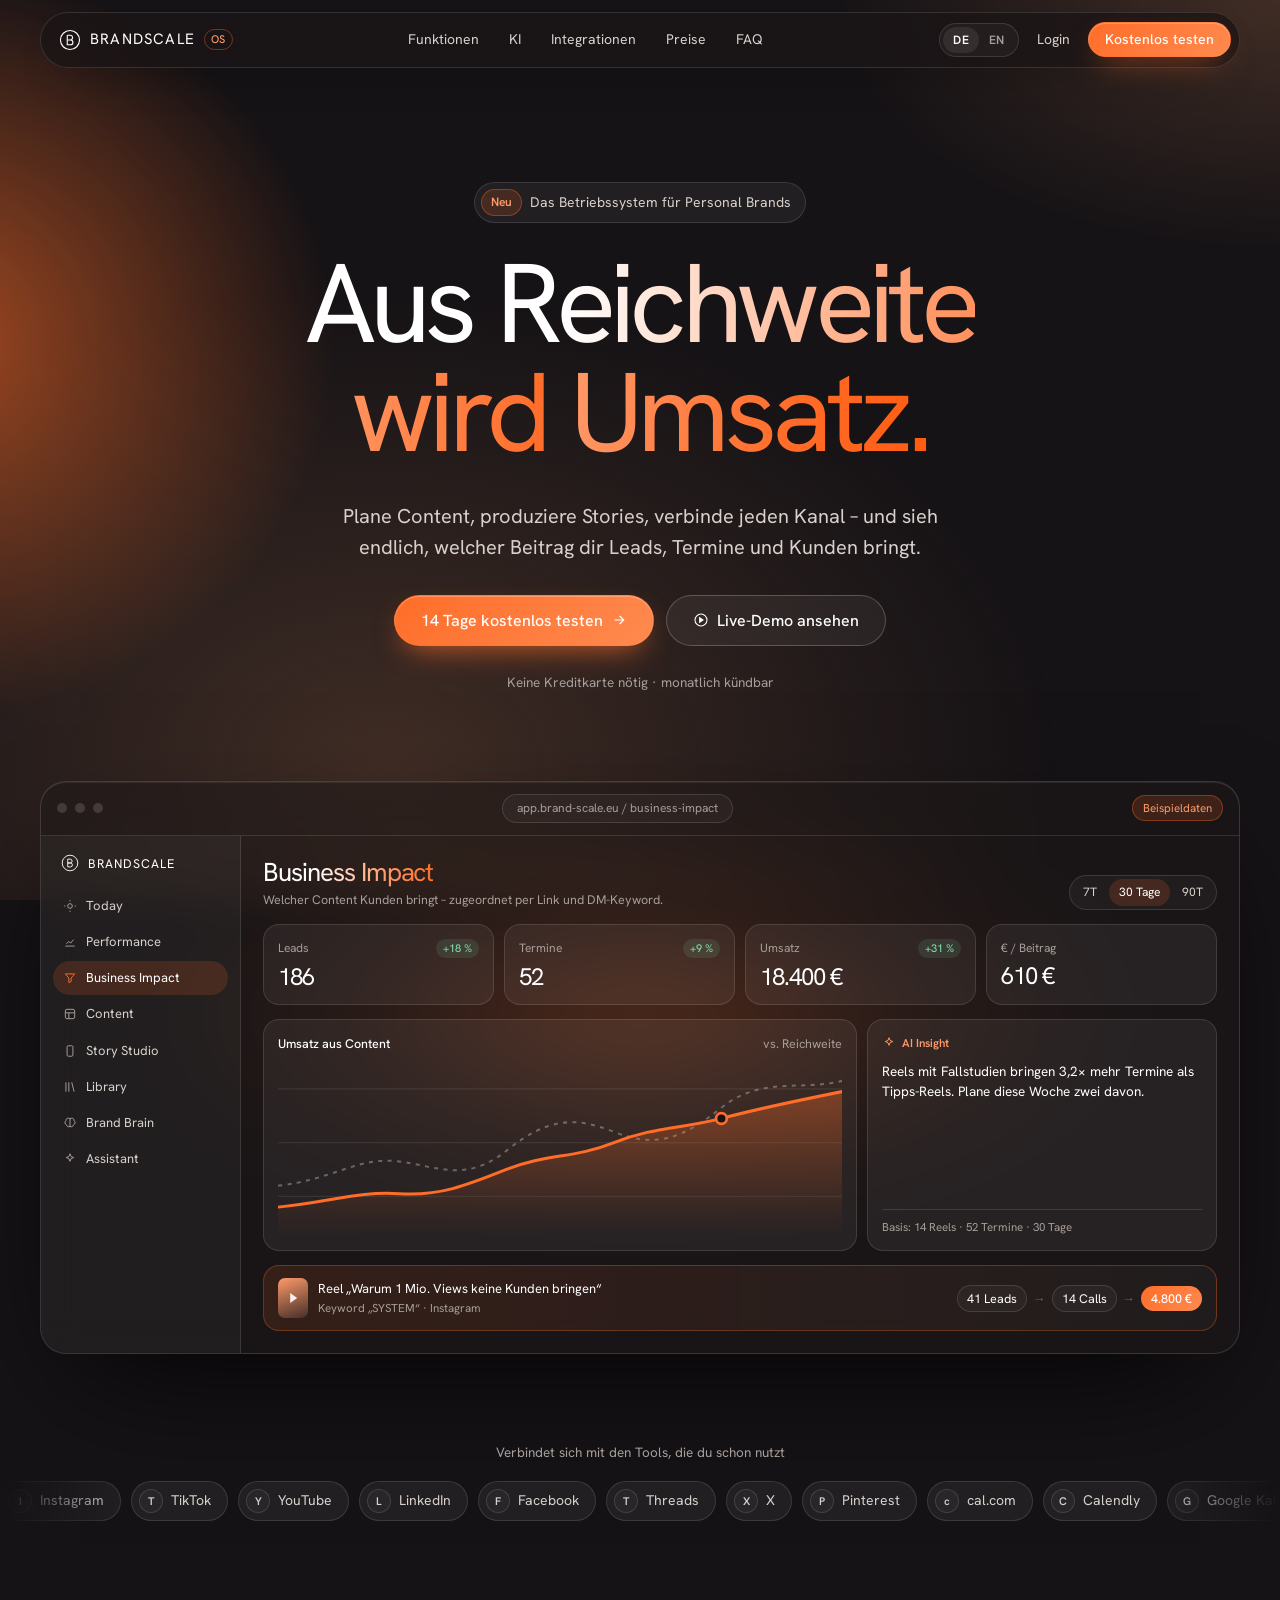
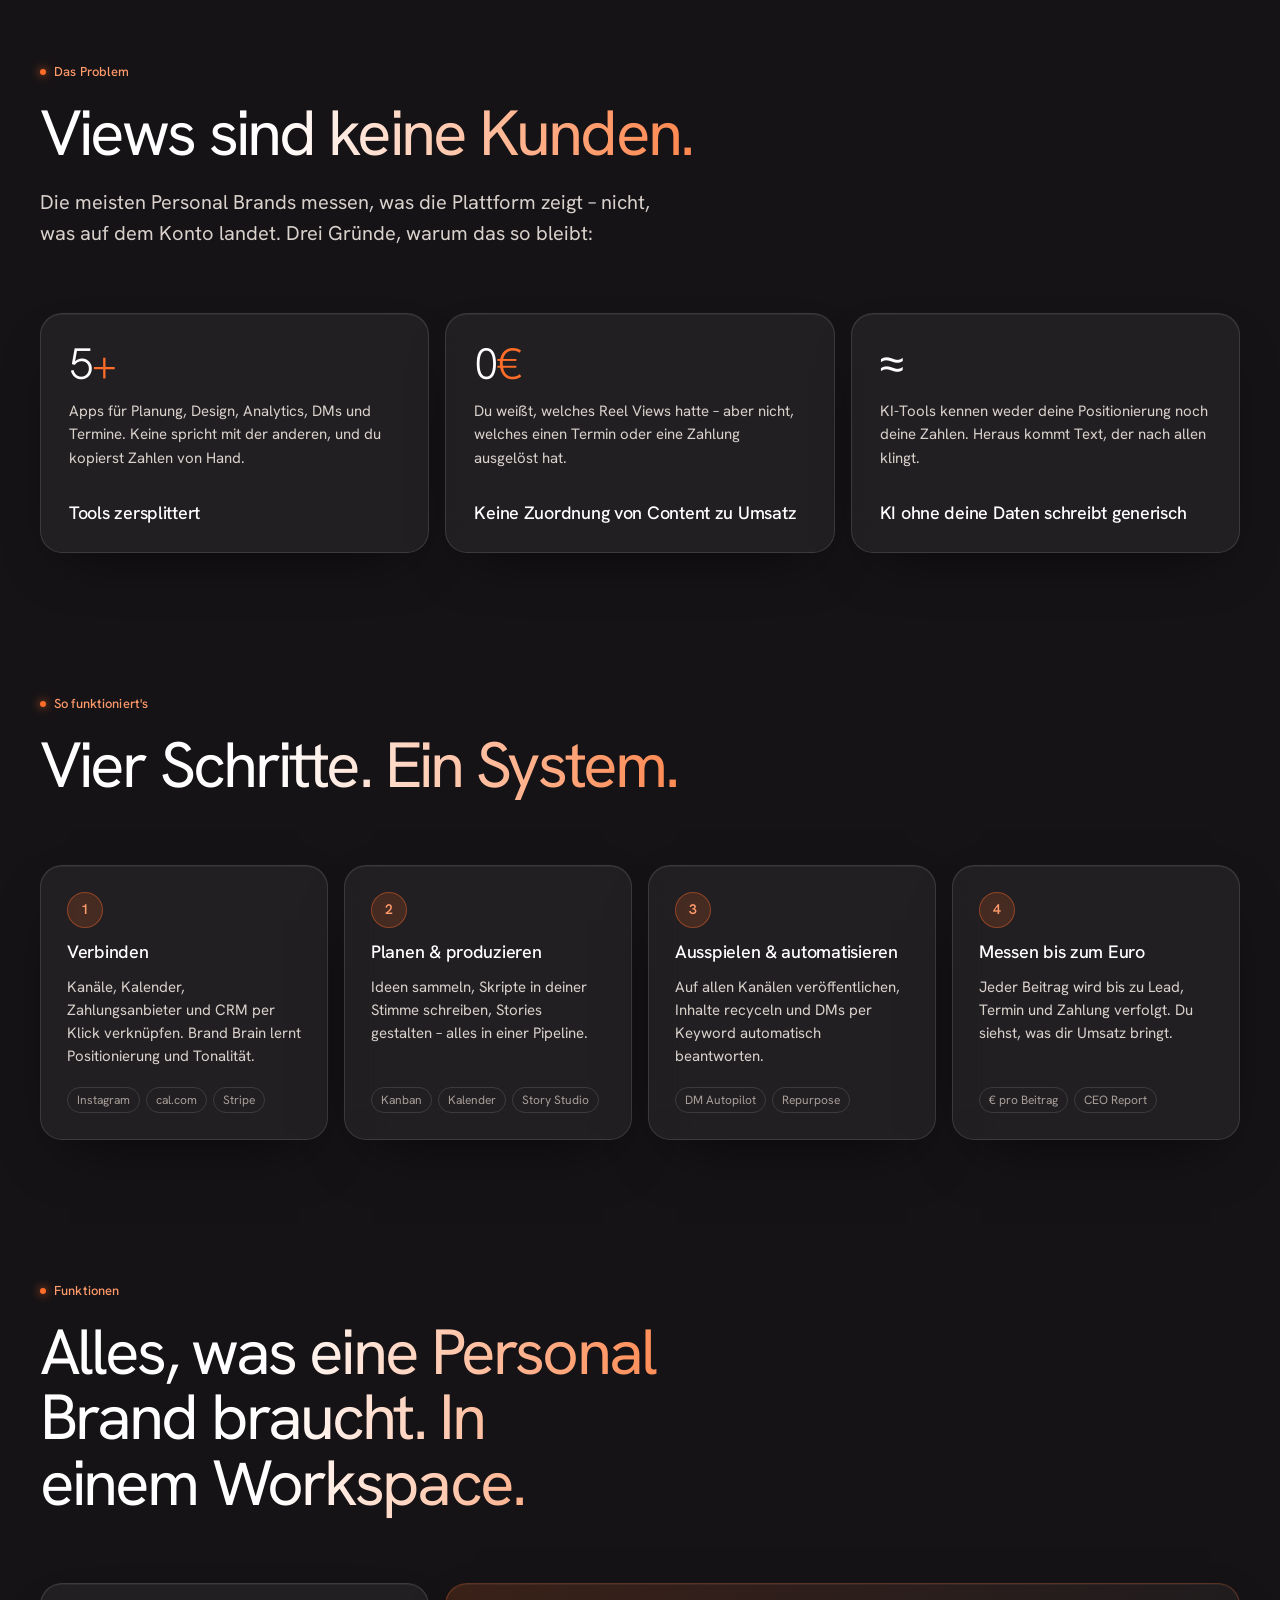
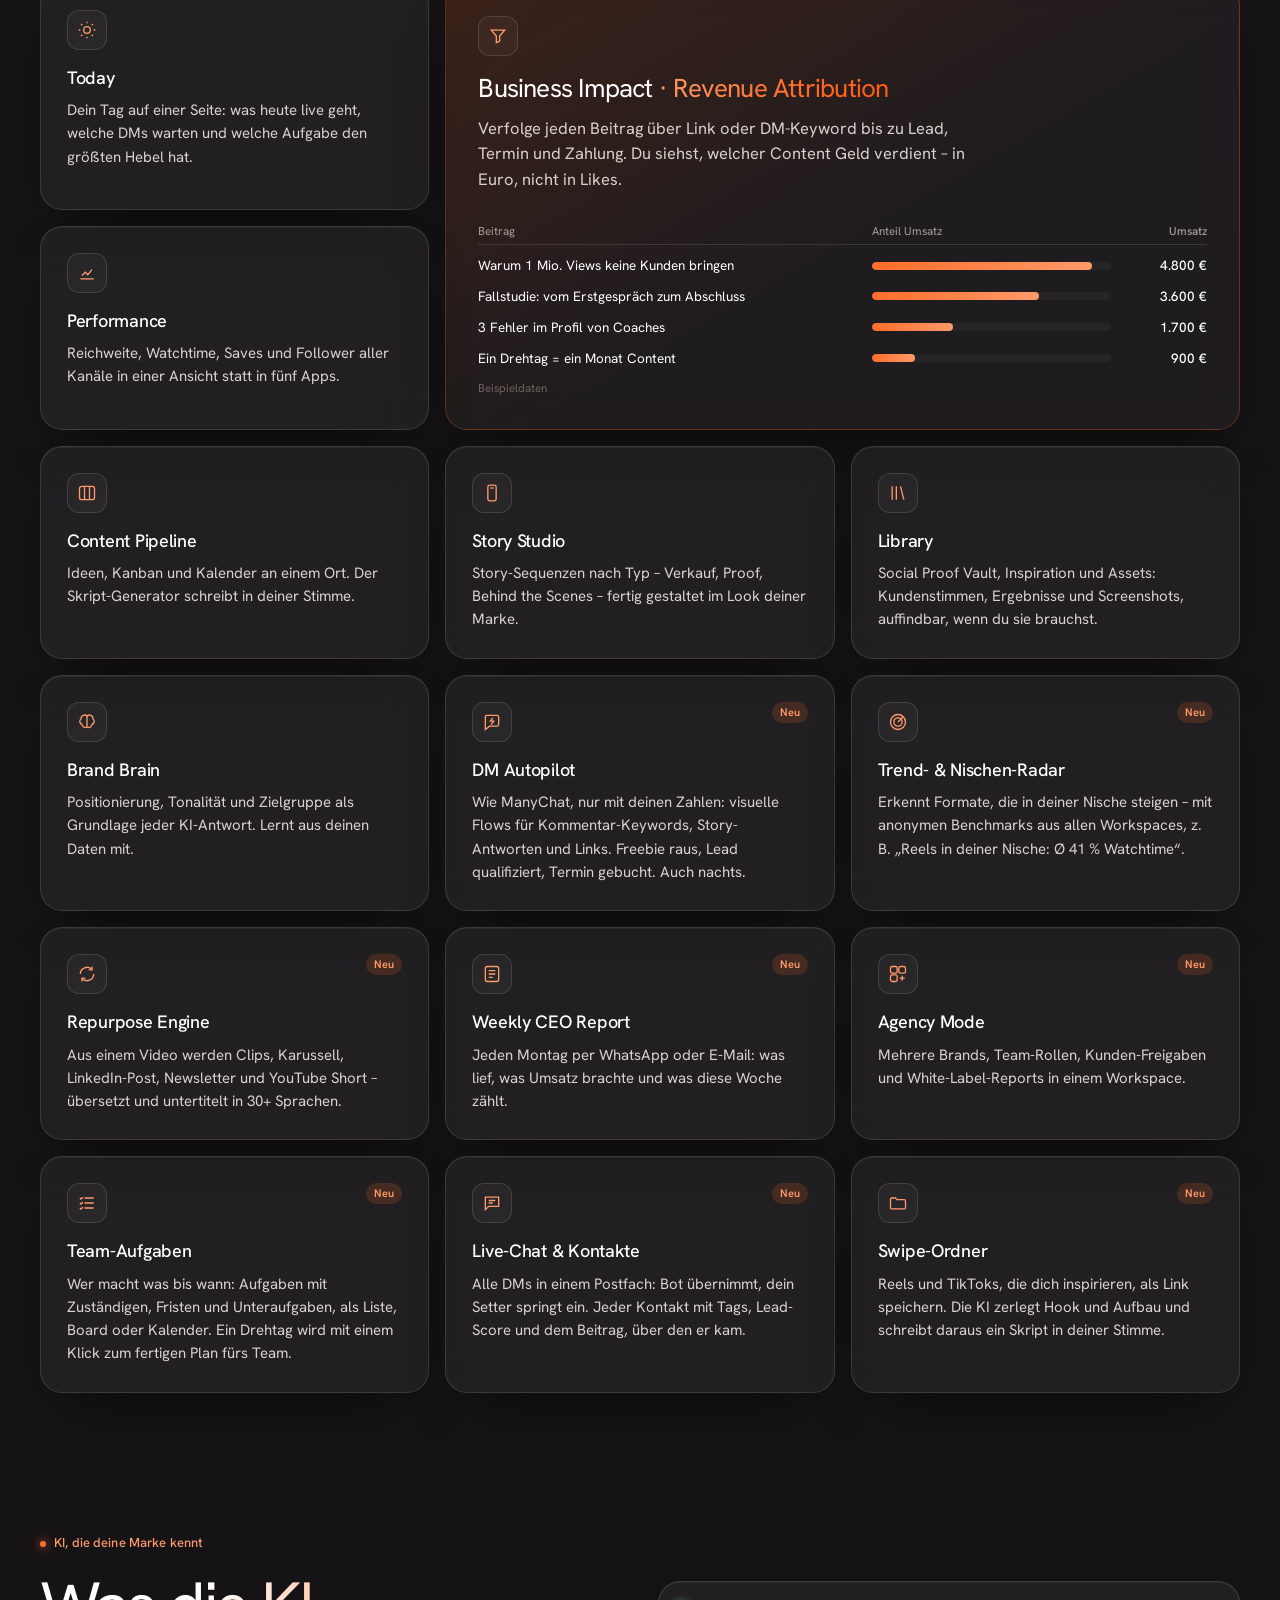
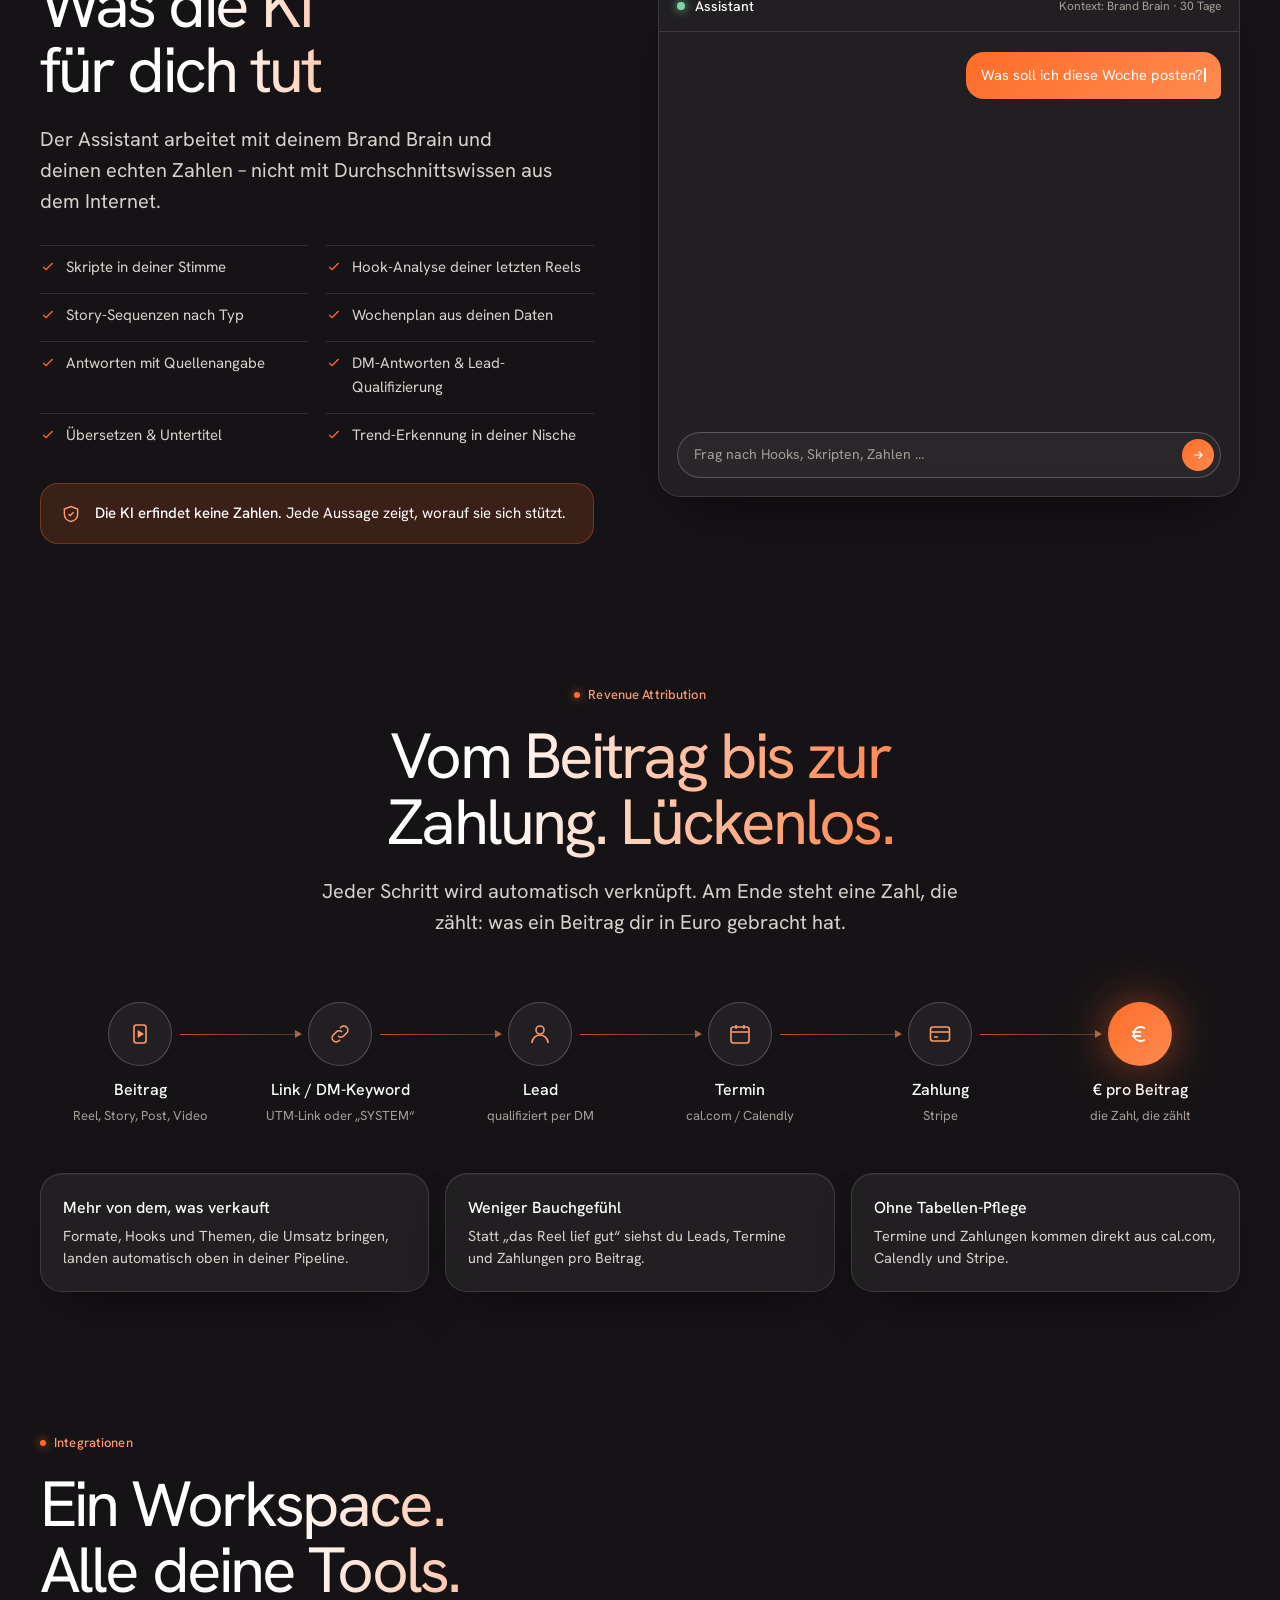
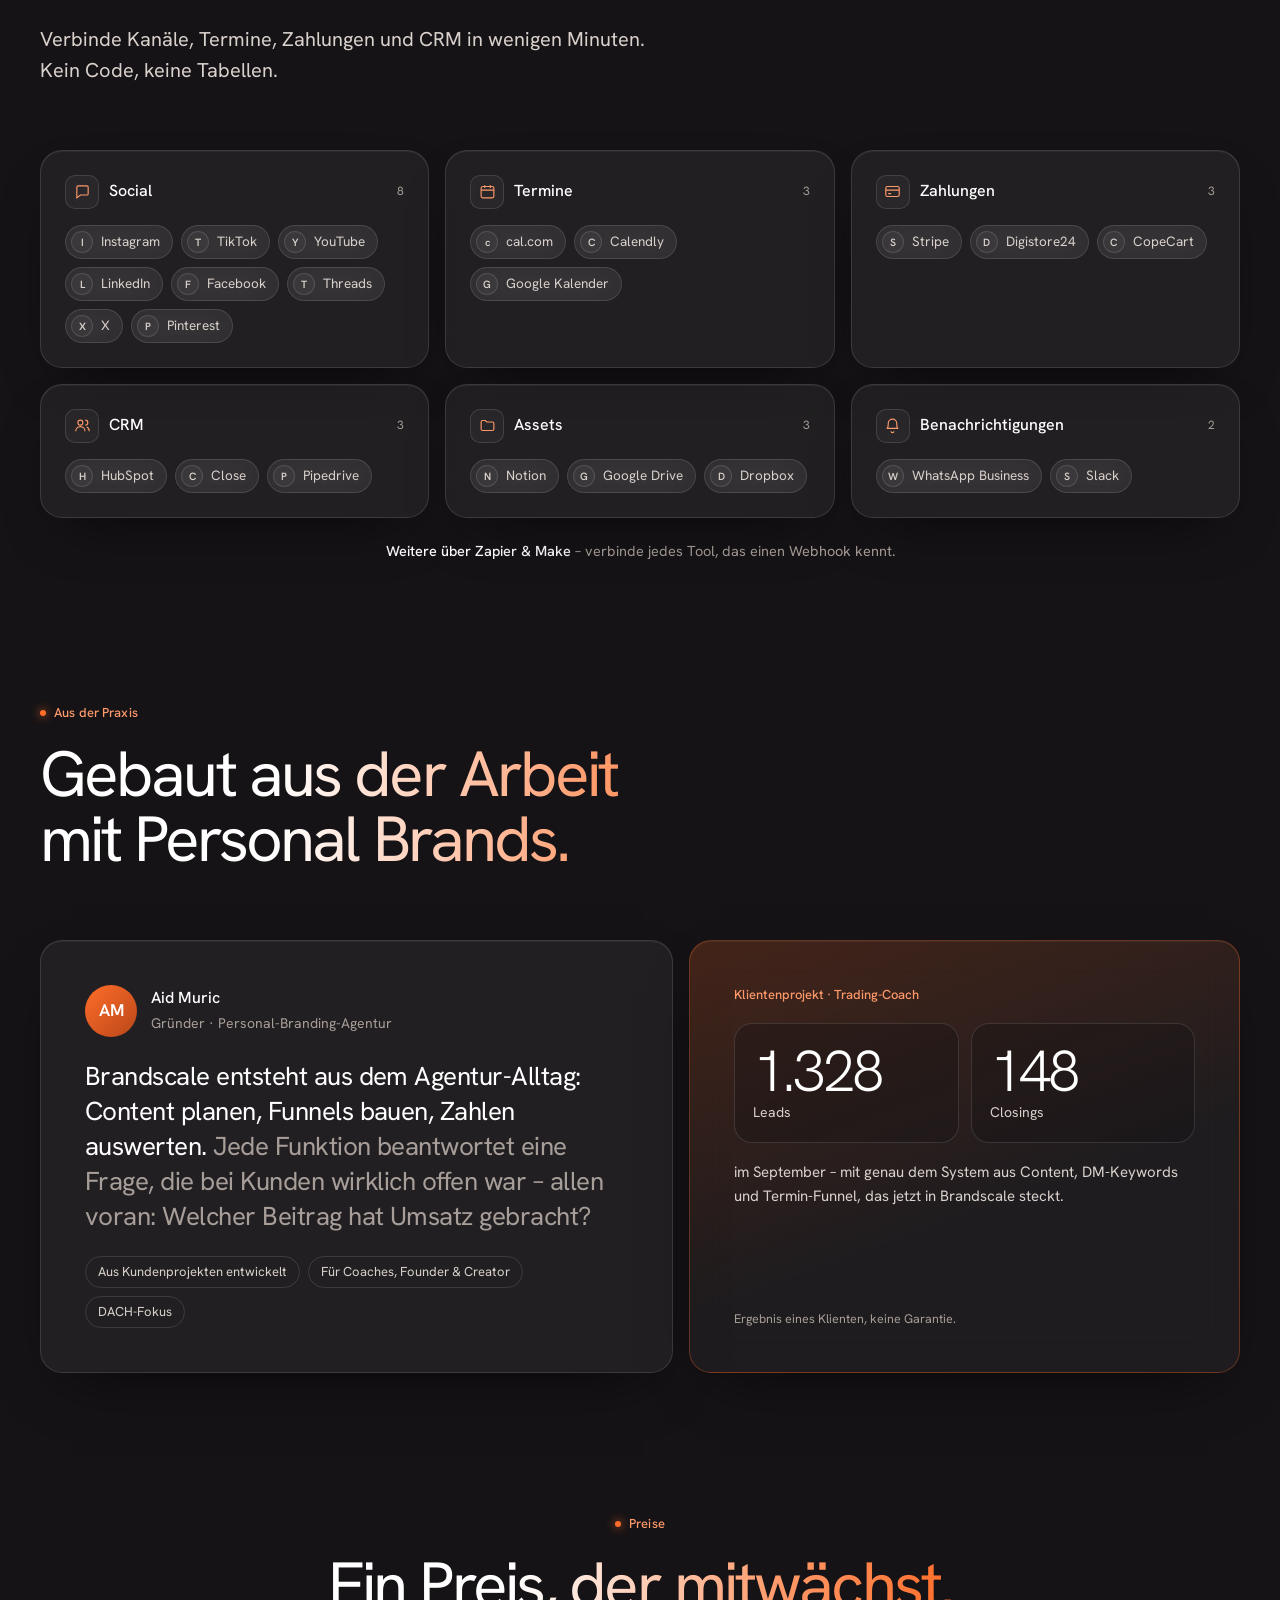
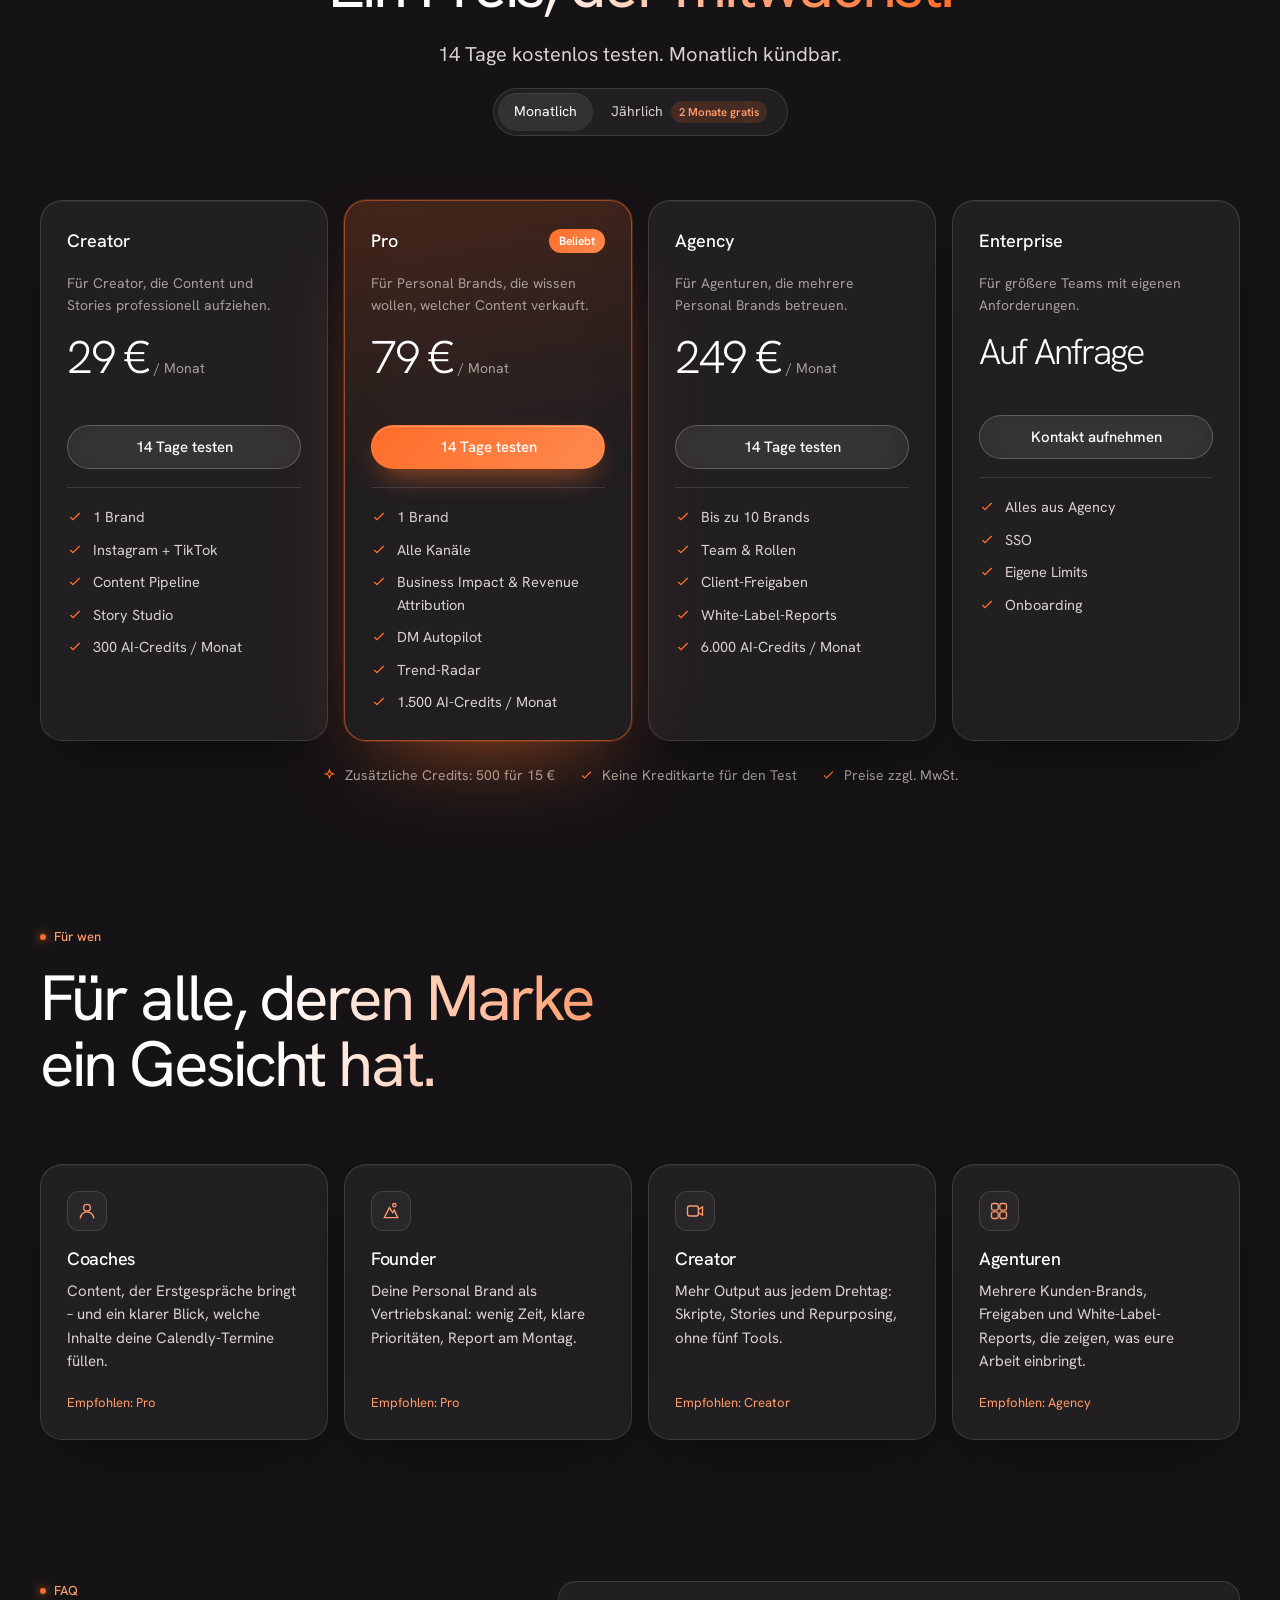
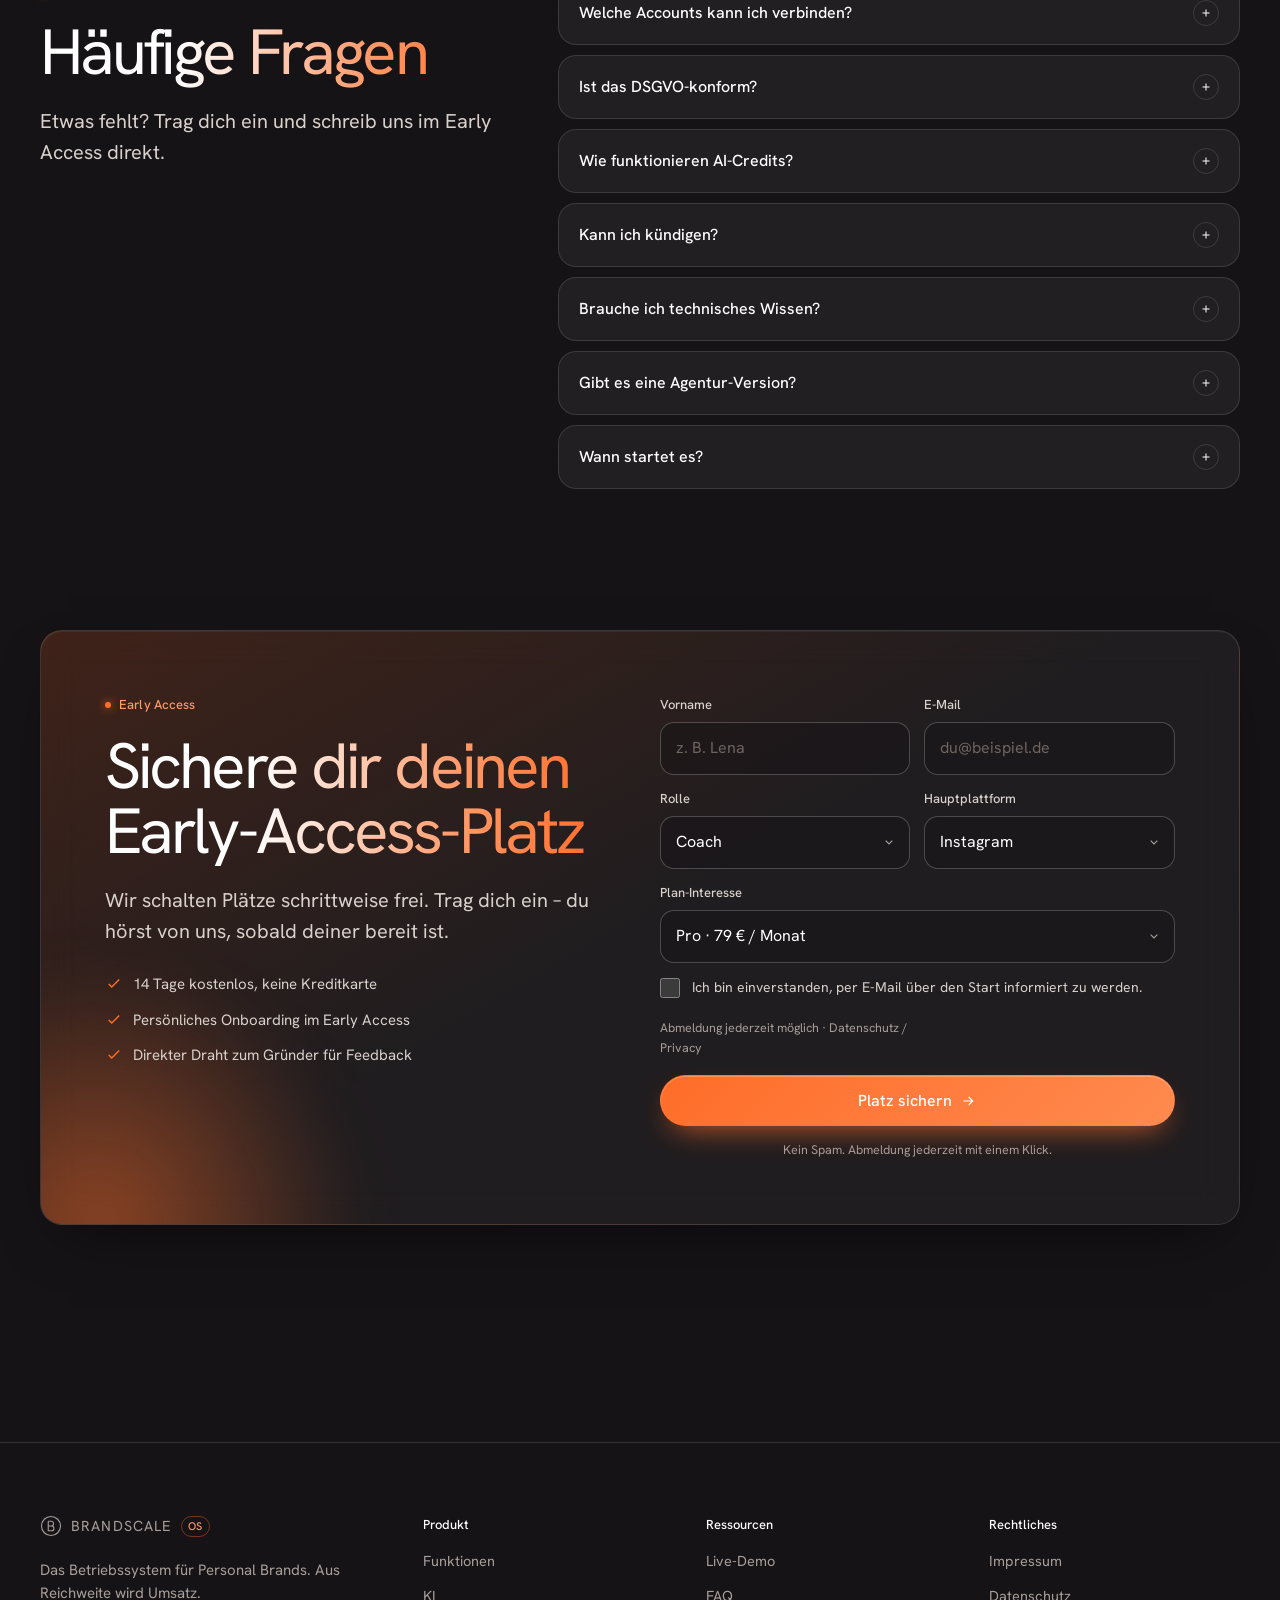
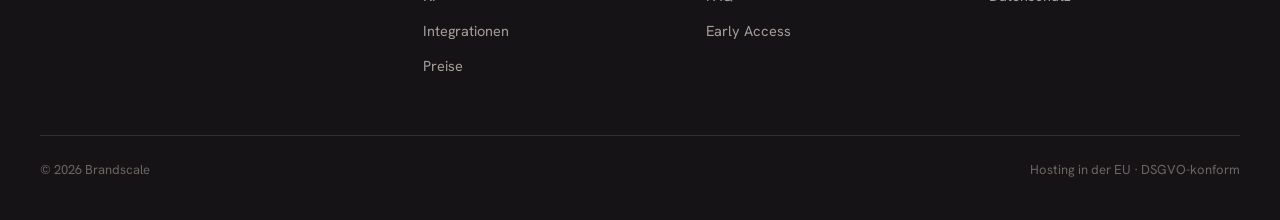
<file: index.html>
<!doctype html><html lang="de"><head><meta charset="utf-8"><meta name="viewport" content="width=device-width,initial-scale=1,viewport-fit=cover"><meta name="robots" content="noindex"><link rel="icon" href="data:image/svg+xml,%3Csvg xmlns=%22http://www.w3.org/2000/svg%22 viewBox=%220 0 24 24%22 fill=%22none%22 stroke=%22%23FF6D29%22 stroke-width=%221.6%22%3E%3Ccircle cx=%2212%22 cy=%2212%22 r=%2210.4%22/%3E%3Cpath d=%22M9 6.8v10.4h3.6a2.6 2.6 0 0 0 0-5.2H9m0 0h3.2a2.6 2.6 0 0 0 0-5.2H9%22/%3E%3C/svg%3E"><link rel="stylesheet" href="fonts/fonts.css"><style>html,body{margin:0}[hidden]{display:none!important}img{max-width:100%}</style></head><body><title>Brandscale</title>
<style>
:root{
  --bg:#161316; --solid:#1E1819; --brown:#453027; --surface:rgba(255,255,255,.055); --surface-2:rgba(255,255,255,.08); --sunk:rgba(255,255,255,.035);
  --line:rgba(255,255,255,.12); --line-2:rgba(255,255,255,.22);
  --fg:#FFFFFF; --fg-2:#D9D1CC; --muted:#A79E99; --faint:#6E6460; --grey:#BABABA;
  --accent:#FF6D29; --accent-2:#FF9A6A; --accent-3:#FF8A4F; --accent-soft:rgba(255,109,41,.16);
  --glow:rgba(255,109,41,.62); --glow-2:rgba(69,48,39,.9);
  --good:#7FD6A3; --good-bg:rgba(127,214,163,.12); --bad:#FF8A7A;
  --shadow:0 1px 0 rgba(255,255,255,.05) inset,0 24px 60px -30px rgba(0,0,0,.8);
  --f:"Hanken Grotesk","Neue Montreal","Helvetica Neue",Helvetica,Arial,sans-serif;
  --r:22px; --r-sm:14px; --wrap:1200px; --gut:16px;
  color-scheme:dark;
}
*{box-sizing:border-box}
html{scroll-behavior:smooth;scroll-padding-top:84px;-webkit-text-size-adjust:100%}
body{margin:0;background:var(--bg);color:var(--fg);font-family:var(--f);font-size:16px;line-height:1.55;font-weight:400;-webkit-font-smoothing:antialiased;overflow-x:hidden;isolation:isolate}
body::before{content:"";position:fixed;inset:0;z-index:-2;pointer-events:none;background:
  radial-gradient(46% 60% at -6% 38%,var(--glow) 0%,transparent 70%),
  radial-gradient(70% 70% at 30% 85%,var(--glow-2) 0%,transparent 75%),
  radial-gradient(50% 40% at 100% 0%,var(--glow-2) 0%,transparent 70%)}
a{color:inherit;text-decoration:none}
button,input,select,textarea{font:inherit;color:inherit}
button{cursor:pointer}
:focus-visible{outline:2px solid var(--accent);outline-offset:3px;border-radius:8px}
img,svg{display:block}
.wrap{width:100%;max-width:calc(var(--wrap) + 2*var(--gut));margin:0 auto;padding:0 var(--gut)}
@media (min-width:720px){:root{--gut:32px}}
.glass{background:var(--surface);border:1px solid var(--line);backdrop-filter:blur(18px);-webkit-backdrop-filter:blur(18px);border-radius:var(--r);box-shadow:var(--shadow)}
.num{font-variant-numeric:tabular-nums}
.sr{position:absolute;width:1px;height:1px;overflow:hidden;clip:rect(0 0 0 0);white-space:nowrap}

/* type */
.grad{background:linear-gradient(90deg,var(--fg) 0%,var(--fg) 30%,var(--accent-2) 72%,var(--accent) 100%);-webkit-background-clip:text;background-clip:text;color:transparent}
.grad-o{background:linear-gradient(100deg,var(--accent-2) 0%,var(--accent) 60%,#FF5A10 100%);-webkit-background-clip:text;background-clip:text;color:transparent}
.h1{margin:0;font-weight:400;font-size:clamp(46px,9.2vw,112px);line-height:.98;letter-spacing:-.05em;text-wrap:balance;padding-bottom:.06em}
.h2{margin:0;font-weight:400;font-size:clamp(34px,5.4vw,64px);line-height:1.02;letter-spacing:-.045em;text-wrap:balance;padding-bottom:.06em}
.h3{margin:0;font-weight:500;font-size:18px;letter-spacing:-.015em;line-height:1.3}
.lead{font-size:clamp(17px,1.6vw,20px);color:var(--fg-2);line-height:1.55;max-width:640px;text-wrap:pretty}
.eyebrow{display:inline-flex;align-items:center;gap:8px;font-size:13px;font-weight:500;color:var(--accent-2);letter-spacing:.01em}
.eyebrow::before{content:"";width:6px;height:6px;border-radius:50%;background:var(--accent);box-shadow:0 0 10px var(--accent)}
.muted{color:var(--muted)}
p{margin:0}

/* buttons & pills */
.btn{display:inline-flex;align-items:center;justify-content:center;gap:8px;padding:12px 22px;border-radius:999px;border:1px solid var(--line-2);background:var(--surface);backdrop-filter:blur(18px);-webkit-backdrop-filter:blur(18px);font-weight:500;font-size:15px;line-height:1.2;white-space:nowrap;transition:transform .2s,border-color .2s,box-shadow .2s,background .2s}
.btn:hover{border-color:var(--fg-2);transform:translateY(-1px)}
.btn svg{width:16px;height:16px}
.btn.pri{background:linear-gradient(135deg,var(--accent) 0%,var(--accent-3) 100%);border-color:transparent;color:#fff;box-shadow:0 12px 30px -12px rgba(255,109,41,.85),0 1px 0 rgba(255,255,255,.25) inset}
.btn.pri:hover{box-shadow:0 16px 38px -12px rgba(255,109,41,1),0 1px 0 rgba(255,255,255,.25) inset}
.btn.sm{padding:8px 16px;font-size:14px}
.btn.lg{padding:15px 26px;font-size:16px}
.pill{display:inline-flex;align-items:center;gap:8px;padding:6px 14px 6px 6px;border-radius:999px;border:1px solid var(--line);background:var(--surface);backdrop-filter:blur(18px);-webkit-backdrop-filter:blur(18px);font-size:14px;color:var(--fg-2);white-space:nowrap}
.pill .tag{padding:3px 9px;border-radius:999px;background:var(--accent-soft);color:var(--accent-2);font-weight:600;font-size:12px;border:1px solid rgba(255,109,41,.35)}
.ini{width:24px;height:24px;border-radius:50%;display:grid;place-items:center;background:var(--sunk);border:1px solid var(--line);font-size:11px;font-weight:600;color:var(--fg-2);flex:none}

/* nav */
.nav{position:sticky;top:0;z-index:40;padding:12px 0}
.nav .bar{display:flex;align-items:center;gap:10px;padding:8px 8px 8px 18px;border-radius:999px;background:rgba(26,21,23,.78);border:1px solid var(--line);backdrop-filter:blur(20px) saturate(140%);-webkit-backdrop-filter:blur(20px) saturate(140%);box-shadow:0 20px 40px -24px rgba(0,0,0,.8)}
.logo{display:inline-flex;align-items:center;gap:9px;font-size:15px;letter-spacing:.08em;font-weight:400;flex:none}
.logo svg{width:22px;height:22px}
.logo small{font-size:11px;letter-spacing:.04em;color:var(--accent-2);border:1px solid rgba(255,109,41,.4);border-radius:999px;padding:1px 6px;font-weight:500}
.nav .links{display:flex;gap:2px;margin:0 auto}
.nav .links a{padding:8px 14px;border-radius:999px;font-size:14px;color:var(--fg-2);transition:background .2s,color .2s}
.nav .links a:hover{background:var(--sunk);color:var(--fg)}
.nav .right{display:flex;align-items:center;gap:8px;margin-left:auto}
.nav .links + .right{margin-left:0}
.lang{display:inline-flex;padding:3px;border-radius:999px;border:1px solid var(--line);background:var(--sunk)}
.lang button{border:0;background:none;padding:4px 10px;border-radius:999px;font-size:12px;font-weight:600;color:var(--muted);letter-spacing:.04em}
.lang button[aria-pressed="true"]{background:var(--surface-2);color:var(--fg)}
.login{font-size:14px;color:var(--fg-2);padding:8px 10px}
.login:hover{color:var(--fg)}
.burger{display:none;width:38px;height:38px;border-radius:50%;border:1px solid var(--line);background:var(--surface);place-items:center}
.burger svg{width:18px;height:18px}
.mnav{display:none}
@media (max-width:980px){
  .nav .links,.nav .login{display:none}
  .burger{display:grid}
  .mnav{position:absolute;left:var(--gut);right:var(--gut);top:calc(100% - 2px);padding:10px;border-radius:var(--r);background:rgba(30,24,25,.92);border:1px solid var(--line);backdrop-filter:blur(24px);-webkit-backdrop-filter:blur(24px);flex-direction:column;gap:2px;box-shadow:var(--shadow)}
  .mnav.open{display:flex}
  .mnav a{padding:12px 14px;border-radius:12px;font-size:16px;color:var(--fg-2)}
  .mnav a:hover{background:var(--sunk);color:var(--fg)}
  .mnav .btn{margin-top:6px}
}
@media (max-width:520px){.nav .cta{display:none}.nav .bar{padding-left:14px}}

/* sections */
section{position:relative}
.sec{padding:clamp(80px,11vw,150px) 0}
.sec-hd{display:flex;flex-direction:column;gap:18px;margin-bottom:clamp(40px,5vw,64px);max-width:780px}
.sec-hd.c{align-items:center;text-align:center;margin-left:auto;margin-right:auto}
.sec-hd.c .lead{margin:0 auto}

/* hero */
.hero{padding:clamp(48px,8vw,104px) 0 0;text-align:center}
.hero .inner{display:flex;flex-direction:column;align-items:center;gap:26px}
.hero .lead{margin:0 auto;max-width:660px}
.hero .ctas{display:flex;gap:12px;flex-wrap:wrap;justify-content:center;margin-top:6px}
.hero .note{font-size:13.5px;color:var(--muted)}
.hero-stage{position:relative;margin-top:clamp(56px,7vw,88px)}
.hero-stage::before{content:"";position:absolute;left:50%;top:6%;width:84%;height:70%;transform:translateX(-50%);background:radial-gradient(closest-side,rgba(255,109,41,.55),rgba(255,109,41,.12) 60%,transparent);filter:blur(40px);z-index:-1}
.float{animation:float 9s ease-in-out infinite}
@keyframes float{0%,100%{transform:translateY(0)}50%{transform:translateY(-10px)}}

/* mockup */
.mock{text-align:left;padding:0;overflow:hidden;border-radius:26px;background:rgba(30,24,25,.55);border-color:rgba(255,255,255,.14);box-shadow:0 1px 0 rgba(255,255,255,.08) inset,0 50px 120px -40px rgba(0,0,0,.9)}
.mock .chrome{display:flex;align-items:center;gap:8px;padding:12px 16px;border-bottom:1px solid var(--line)}
.mock .chrome i{width:10px;height:10px;border-radius:50%;background:rgba(255,255,255,.14)}
.mock .chrome .url{margin:0 auto;font-size:12px;color:var(--muted);padding:4px 14px;border-radius:999px;background:var(--sunk);border:1px solid var(--line)}
.mock .chrome .demo{font-size:11.5px;color:var(--accent-2);padding:3px 10px;border-radius:999px;border:1px solid rgba(255,109,41,.35);background:var(--accent-soft)}
.mock .app{display:grid;grid-template-columns:200px minmax(0,1fr)}
.mock .side{padding:16px 12px;border-right:1px solid var(--line);display:flex;flex-direction:column;gap:2px;background:var(--sunk)}
.mock .side .logo{font-size:12.5px;padding:2px 8px 14px}
.mock .side .logo svg{width:18px;height:18px}
.mock .side span{display:flex;align-items:center;gap:9px;padding:7px 10px;border-radius:999px;font-size:13px;color:var(--fg-2)}
.mock .side span svg{width:14px;height:14px;opacity:.75}
.mock .side span.on{background:var(--accent-soft);color:var(--fg)}
.mock .side span.on svg{color:var(--accent);opacity:1}
.mock .main{padding:22px;display:flex;flex-direction:column;gap:14px;min-width:0}
.mock .ph{display:flex;justify-content:space-between;align-items:flex-end;gap:12px;flex-wrap:wrap}
.mock .ph b{font-weight:400;font-size:26px;letter-spacing:-.04em;line-height:1.1}
.mock .ph p{font-size:12.5px;color:var(--muted);margin-top:2px}
.chips{display:inline-flex;gap:2px;padding:3px;border-radius:999px;background:var(--sunk);border:1px solid var(--line);font-size:12px}
.chips span{padding:4px 10px;border-radius:999px;color:var(--fg-2)}
.chips span.on{background:var(--accent-soft);color:var(--fg)}
.kpis{display:grid;grid-template-columns:repeat(4,minmax(0,1fr));gap:10px}
.kpi{padding:14px;border-radius:16px;border:1px solid var(--line);background:var(--surface);min-width:0}
.kpi .l{display:flex;justify-content:space-between;align-items:center;gap:6px;font-size:12px;color:var(--muted)}
.kpi .v{font-size:24px;letter-spacing:-.04em;margin-top:6px;line-height:1.1;white-space:nowrap}
.delta{font-size:11px;font-weight:500;padding:1px 7px;border-radius:999px;color:var(--good);background:var(--good-bg);white-space:nowrap}
.mrow{display:grid;grid-template-columns:minmax(0,1.7fr) minmax(0,1fr);gap:10px}
.mcard{padding:14px;border-radius:16px;border:1px solid var(--line);background:var(--surface);min-width:0}
.mcard .hd{display:flex;justify-content:space-between;gap:8px;font-size:12.5px;margin-bottom:8px}
.mcard .hd b{font-weight:500}
.chart{width:100%;height:auto}
.insight{display:flex;flex-direction:column;gap:10px}
.insight .ai{display:inline-flex;align-items:center;gap:6px;font-size:11.5px;font-weight:600;color:var(--accent-2)}
.insight .ai svg{width:14px;height:14px}
.insight p{font-size:13.5px;line-height:1.45;color:var(--fg)}
.insight .src{font-size:11.5px;color:var(--muted);margin-top:auto;padding-top:8px;border-top:1px solid var(--line)}
.rpp{display:flex;align-items:center;gap:10px;flex-wrap:wrap;padding:12px 14px;border-radius:16px;border:1px solid rgba(255,109,41,.3);background:linear-gradient(90deg,rgba(255,109,41,.12),rgba(255,255,255,.03))}
.rpp .post{display:flex;align-items:center;gap:10px;min-width:0;flex:1 1 260px}
.rpp .thumb{width:30px;height:40px;border-radius:7px;background:linear-gradient(160deg,#FF9A6A,#453027);flex:none;position:relative}
.rpp .thumb::after{content:"";position:absolute;left:50%;top:50%;transform:translate(-40%,-50%);border-left:7px solid #fff;border-top:5px solid transparent;border-bottom:5px solid transparent;opacity:.9}
.rpp .post span{font-size:13px;min-width:0}
.rpp .post small{display:block;font-size:11.5px;color:var(--muted)}
.rpp .steps{display:flex;align-items:center;gap:6px;flex-wrap:wrap;font-size:12.5px}
.rpp .steps em{font-style:normal;padding:3px 9px;border-radius:999px;border:1px solid var(--line);background:var(--sunk);white-space:nowrap}
.rpp .steps i{font-style:normal;color:var(--faint)}
.rpp .steps strong{font-weight:500;padding:3px 10px;border-radius:999px;background:linear-gradient(135deg,var(--accent),var(--accent-3));color:#fff;white-space:nowrap}
@media (max-width:900px){.mock .app{grid-template-columns:1fr}.mock .side{display:none}.mrow{grid-template-columns:1fr}}
@media (max-width:620px){
  .kpis{grid-template-columns:repeat(2,minmax(0,1fr))}
  .mock .main{padding:14px;gap:10px}
  .mock .chrome .url{display:none}.mock .chrome .demo{margin-left:auto}
  .mock .ph b{font-size:21px}
  .kpi{padding:11px}.kpi .v{font-size:20px}
}

/* marquee */
.marq{padding:clamp(56px,7vw,88px) 0 0}
.marq .cap{text-align:center;font-size:13.5px;color:var(--muted);margin-bottom:18px}
.mq{overflow:hidden;-webkit-mask-image:linear-gradient(90deg,transparent,#000 10%,#000 90%,transparent);mask-image:linear-gradient(90deg,transparent,#000 10%,#000 90%,transparent)}
.mq .track{display:flex;width:max-content;animation:mq 46s linear infinite}
.mq:hover .track{animation-play-state:paused}
.mq .set{display:flex;gap:10px;padding-right:10px}
.mq .pill{padding:7px 16px 7px 7px;font-size:14px}
@keyframes mq{to{transform:translateX(-50%)}}

/* problem */
.cards3{display:grid;grid-template-columns:repeat(3,minmax(0,1fr));gap:16px}
.pcard{padding:28px;display:flex;flex-direction:column;gap:14px;min-height:240px}
.pcard .big{font-size:44px;font-weight:300;letter-spacing:-.05em;line-height:1}
.pcard .big span{color:var(--accent)}
.pcard p{color:var(--fg-2);font-size:15px}
.pcard .h3{margin-top:auto}
@media (max-width:860px){.cards3{grid-template-columns:1fr}.pcard{min-height:0}}

/* steps */
.steps4{display:grid;grid-template-columns:repeat(4,minmax(0,1fr));gap:16px;counter-reset:s}
.step{padding:26px;display:flex;flex-direction:column;gap:12px;position:relative}
.step .n{width:36px;height:36px;border-radius:50%;display:grid;place-items:center;font-size:14px;font-weight:600;color:var(--accent-2);border:1px solid rgba(255,109,41,.4);background:var(--accent-soft)}
.step p{color:var(--fg-2);font-size:15px}
.step .tags{display:flex;flex-wrap:wrap;gap:6px;margin-top:auto;padding-top:6px}
.step .tags span{font-size:12px;padding:3px 9px;border-radius:999px;border:1px solid var(--line);color:var(--muted)}
@media (max-width:1000px){.steps4{grid-template-columns:repeat(2,minmax(0,1fr))}}
@media (max-width:560px){.steps4{grid-template-columns:1fr}}

/* features */
.fgrid{display:grid;grid-template-columns:repeat(3,minmax(0,1fr));gap:16px}
.feat{padding:26px;display:flex;flex-direction:column;gap:10px;transition:border-color .25s,transform .25s}
.feat:hover{border-color:var(--line-2);transform:translateY(-2px)}
.ic{width:40px;height:40px;border-radius:12px;display:grid;place-items:center;border:1px solid var(--line);background:var(--sunk);color:var(--accent-2);margin-bottom:6px}
.ic svg{width:20px;height:20px}
.feat p{color:var(--fg-2);font-size:15px}
.feat .new{align-self:flex-start;font-size:11px;font-weight:600;padding:2px 8px;border-radius:999px;color:var(--accent-2);background:var(--accent-soft);margin-left:auto}
.feat .top{display:flex;align-items:flex-start}
.feat.xl{grid-column:span 2;grid-row:span 2;padding:32px;background:linear-gradient(150deg,rgba(255,109,41,.16),rgba(255,255,255,.04) 55%);border-color:rgba(255,109,41,.28)}
.feat.xl .h3{font-size:26px;letter-spacing:-.03em;font-weight:400}
.feat.xl p{font-size:16.5px;max-width:520px}
.attr{margin-top:auto;padding-top:20px;display:flex;flex-direction:column;gap:10px}
.attr .r{display:grid;grid-template-columns:minmax(0,1.6fr) minmax(0,1fr) 84px;gap:12px;align-items:center;font-size:13.5px}
.attr .r.h{font-size:11.5px;color:var(--muted);padding-bottom:4px;border-bottom:1px solid var(--line)}
.attr .r span{white-space:nowrap;overflow:hidden;text-overflow:ellipsis}
.attr .b{height:8px;border-radius:8px;background:var(--sunk);overflow:hidden}
.attr .b i{display:block;height:100%;border-radius:8px;background:linear-gradient(90deg,var(--accent),var(--accent-2))}
.attr .e{text-align:right;font-weight:500}
.attr small{font-size:11.5px;color:var(--faint)}
@media (max-width:980px){.fgrid{grid-template-columns:repeat(2,minmax(0,1fr))}.feat.xl{grid-row:auto}.fgrid .feat:last-child{grid-column:span 2}}
@media (max-width:620px){.attr .r.h span:nth-child(2){visibility:hidden}.fgrid{grid-template-columns:1fr}.feat.xl,.fgrid .feat:last-child{grid-column:auto}.feat.xl{padding:26px}.feat.xl .h3{font-size:22px}.attr .r{grid-template-columns:minmax(0,1fr) 60px 70px}}

/* AI */
.ai-split{display:grid;grid-template-columns:minmax(0,1fr) minmax(0,1.05fr);gap:clamp(32px,5vw,72px);align-items:center}
.ailist{list-style:none;margin:28px 0 0;padding:0;display:grid;grid-template-columns:1fr 1fr;gap:4px 18px}
.ailist li{display:flex;gap:10px;align-items:flex-start;padding:10px 0;border-top:1px solid var(--line);font-size:15px;color:var(--fg-2)}
.ailist li svg{width:16px;height:16px;flex:none;color:var(--accent);margin-top:3px}
.principle{margin-top:26px;display:flex;gap:14px;align-items:flex-start;padding:18px 20px;border-radius:18px;border:1px solid rgba(255,109,41,.3);background:var(--accent-soft)}
.principle svg{width:20px;height:20px;flex:none;color:var(--accent-2);margin-top:2px}
.principle p{font-size:15px;color:var(--fg)}
.chatbox{padding:0;overflow:hidden}
.chatbox .chd{display:flex;align-items:center;gap:10px;padding:14px 18px;border-bottom:1px solid var(--line);font-size:14px}
.chatbox .chd .dot{width:8px;height:8px;border-radius:50%;background:var(--good);box-shadow:0 0 10px var(--good)}
.chatbox .chd small{margin-left:auto;color:var(--muted);font-size:12px}
.chat{padding:20px 18px;display:flex;flex-direction:column;gap:14px;min-height:400px}
.msg{max-width:88%;padding:12px 15px;border-radius:18px;font-size:14.5px;line-height:1.55}
.msg.u{align-self:flex-end;background:linear-gradient(135deg,var(--accent),var(--accent-3));color:#fff;border-bottom-right-radius:6px}
.msg.a{align-self:flex-start;background:var(--surface);border:1px solid var(--line);border-bottom-left-radius:6px}
.msg.a ul{margin:8px 0 0;padding-left:18px;display:grid;gap:6px}
.msg.a li::marker{color:var(--accent)}
.msg .src{margin-top:10px;padding-top:8px;border-top:1px solid var(--line);font-size:12px;color:var(--muted);display:flex;gap:6px;align-items:center}
.msg .src svg{width:12px;height:12px}
.typing{display:inline-flex;gap:4px;padding:16px 15px}
.typing i{width:6px;height:6px;border-radius:50%;background:var(--muted);animation:bl 1s infinite}
.typing i:nth-child(2){animation-delay:.15s}.typing i:nth-child(3){animation-delay:.3s}
@keyframes bl{0%,80%,100%{opacity:.25}40%{opacity:1}}
.caret::after{content:"";display:inline-block;width:2px;height:1em;background:currentColor;margin-left:2px;vertical-align:-2px;animation:bl 1s infinite}
.composer{margin:0 18px 18px;display:flex;align-items:center;gap:8px;padding:6px 6px 6px 16px;border:1px solid var(--line-2);border-radius:999px;background:var(--sunk);font-size:14px;color:var(--muted)}
.composer span{flex:1;min-width:0;white-space:nowrap;overflow:hidden;text-overflow:ellipsis}
.composer i{width:32px;height:32px;border-radius:50%;display:grid;place-items:center;background:linear-gradient(135deg,var(--accent),var(--accent-3));color:#fff;flex:none}
.composer i svg{width:14px;height:14px}
.fade-in{animation:fi .4s ease both}
@keyframes fi{from{opacity:0;transform:translateY(6px)}}
@media (max-width:900px){.ai-split{grid-template-columns:1fr}}
@media (max-width:520px){.ailist{grid-template-columns:1fr}.chat{min-height:360px}.msg{max-width:94%}}

/* flow */
.flow{display:grid;grid-template-columns:repeat(6,minmax(0,1fr));gap:0;align-items:stretch;position:relative}
.node{position:relative;display:flex;flex-direction:column;align-items:center;text-align:center;gap:12px;padding:0 8px}
.node .dotc{width:64px;height:64px;border-radius:50%;display:grid;place-items:center;background:var(--surface);border:1px solid var(--line-2);backdrop-filter:blur(18px);-webkit-backdrop-filter:blur(18px);color:var(--accent-2);position:relative;z-index:1}
.node .dotc svg{width:24px;height:24px}
.node:not(:last-child)::after{content:"";position:absolute;top:32px;left:calc(50% + 40px);right:calc(-50% + 40px);height:1px;background:linear-gradient(90deg,rgba(255,109,41,.7),rgba(255,154,106,.25));}
.node:not(:last-child)::before{content:"";position:absolute;top:28px;right:calc(-50% + 38px);border-left:7px solid rgba(255,154,106,.6);border-top:4.5px solid transparent;border-bottom:4.5px solid transparent}
.node .t{display:flex;flex-direction:column;gap:4px}
.node b{font-weight:500;font-size:16px}
.node small{font-size:13px;color:var(--muted);line-height:1.4}
.node.end .dotc{background:linear-gradient(135deg,var(--accent),var(--accent-3));color:#fff;border-color:transparent;box-shadow:0 0 50px -6px rgba(255,109,41,.8)}
.flow-out{margin-top:48px;display:grid;grid-template-columns:repeat(3,minmax(0,1fr));gap:16px}
.flow-out .glass{padding:22px}
.flow-out b{display:block;font-weight:500;margin-bottom:4px}
.flow-out p{font-size:14.5px;color:var(--fg-2)}
@media (max-width:900px){
  .flow{grid-template-columns:1fr;gap:28px;max-width:420px}
  .node{flex-direction:row;text-align:left;align-items:center;gap:16px;padding:0}
  .node .t{display:flex;flex-direction:column}
  .node .dotc{width:56px;height:56px;flex:none}
  .node:not(:last-child)::after{top:60px;left:28px;right:auto;width:1px;height:24px;background:linear-gradient(180deg,rgba(255,109,41,.7),rgba(255,154,106,.25))}
  .node:not(:last-child)::before{display:none}
  .flow-out{grid-template-columns:1fr}
}

/* integrations */
.igrid{display:grid;grid-template-columns:repeat(3,minmax(0,1fr));gap:16px}
.icat{padding:24px;display:flex;flex-direction:column;gap:16px}
.icat .hd{display:flex;align-items:center;gap:10px}
.icat .hd .ic{margin:0;width:34px;height:34px;border-radius:10px}
.icat .hd .ic svg{width:17px;height:17px}
.icat .hd b{font-weight:500}
.icat .hd small{margin-left:auto;font-size:12px;color:var(--muted)}
.icat .ps{display:flex;flex-wrap:wrap;gap:8px}
.icat .pill{font-size:13.5px;padding:5px 12px 5px 5px}
.icat .pill .ini{width:22px;height:22px;font-size:10.5px}
.inote{margin-top:22px;text-align:center;color:var(--muted);font-size:14.5px}
.inote b{color:var(--fg);font-weight:500}
@media (max-width:980px){.igrid{grid-template-columns:repeat(2,minmax(0,1fr))}}
@media (max-width:620px){.igrid{grid-template-columns:1fr}}

/* proof */
.proof{display:grid;grid-template-columns:minmax(0,1.15fr) minmax(0,1fr);gap:16px}
.founder{padding:clamp(26px,4vw,44px);display:flex;flex-direction:column;gap:22px}
.founder .who{display:flex;align-items:center;gap:14px}
.founder .av{width:52px;height:52px;border-radius:50%;display:grid;place-items:center;background:linear-gradient(135deg,var(--accent),#B9471A);font-weight:600;font-size:17px;flex:none}
.founder .who b{display:block;font-weight:500}
.founder .who small{color:var(--muted);font-size:14px}
.founder .txt{font-size:clamp(20px,2.2vw,26px);line-height:1.35;letter-spacing:-.02em;color:var(--fg);font-weight:400;text-wrap:pretty}
.founder .txt span{color:var(--muted)}
.founder ul{list-style:none;margin:0;padding:0;display:flex;flex-wrap:wrap;gap:8px}
.founder li{font-size:13px;padding:5px 12px;border-radius:999px;border:1px solid var(--line);color:var(--fg-2)}
.case{padding:clamp(26px,4vw,44px);display:flex;flex-direction:column;gap:18px;background:linear-gradient(160deg,rgba(255,109,41,.2),rgba(255,255,255,.04) 60%);border-color:rgba(255,109,41,.3)}
.case .lbl{font-size:13px;color:var(--accent-2);font-weight:500}
.case .nums{display:grid;grid-template-columns:1fr 1fr;gap:12px}
.case .nums div{padding:18px;border-radius:18px;background:rgba(22,19,22,.35);border:1px solid var(--line)}
.case .nums b{display:block;font-size:clamp(40px,5vw,58px);font-weight:300;letter-spacing:-.05em;line-height:1}
.case .nums span{font-size:14px;color:var(--fg-2)}
.case p{color:var(--fg-2);font-size:15px}
.case .disc{font-size:12.5px;color:var(--muted);margin-top:auto}
@media (max-width:900px){.proof{grid-template-columns:1fr}}

/* pricing */
.bill{display:inline-flex;align-items:center;gap:2px;padding:4px;border-radius:999px;border:1px solid var(--line);background:var(--surface);backdrop-filter:blur(18px);-webkit-backdrop-filter:blur(18px)}
.bill button{border:0;background:none;padding:8px 16px;border-radius:999px;font-size:14px;color:var(--fg-2);display:inline-flex;align-items:center;gap:8px}
.bill button[aria-pressed="true"]{background:var(--surface-2);color:var(--fg);box-shadow:0 1px 0 rgba(255,255,255,.08) inset}
.bill .save{font-size:11.5px;font-weight:600;padding:2px 8px;border-radius:999px;background:var(--accent-soft);color:var(--accent-2)}
.plans{display:grid;grid-template-columns:repeat(4,minmax(0,1fr));gap:16px;align-items:stretch}
.plan{padding:26px;display:flex;flex-direction:column;gap:18px;position:relative}
.plan .pn{display:flex;align-items:center;justify-content:space-between;gap:8px}
.plan .pn b{font-weight:500;font-size:18px}
.plan .badge{font-size:12px;font-weight:600;padding:3px 10px;border-radius:999px;background:linear-gradient(135deg,var(--accent),var(--accent-3));color:#fff}
.plan .desc{font-size:14px;color:var(--muted);min-height:42px}
.plan .price{display:flex;align-items:baseline;gap:6px;flex-wrap:wrap}
.plan .price b{font-size:46px;font-weight:300;letter-spacing:-.05em;line-height:1}
.plan .price span{color:var(--muted);font-size:14px}
.plan .sub{font-size:12.5px;color:var(--muted);min-height:19px;margin-top:-10px}
.plan ul{list-style:none;margin:0;padding:18px 0 0;border-top:1px solid var(--line);display:grid;gap:10px}
.plan li{display:flex;gap:10px;font-size:14.5px;color:var(--fg-2);align-items:flex-start}
.plan li svg{width:16px;height:16px;color:var(--accent);flex:none;margin-top:3px}
.plan .btn{width:100%}
.plan.hot{border-color:rgba(255,109,41,.55);background:linear-gradient(170deg,rgba(255,109,41,.2),rgba(255,255,255,.05) 50%);box-shadow:0 0 0 1px rgba(255,109,41,.2),0 40px 90px -40px rgba(255,109,41,.6)}
.pnote{margin-top:24px;display:flex;flex-wrap:wrap;gap:8px 24px;justify-content:center;color:var(--muted);font-size:14px}
.pnote span{display:inline-flex;align-items:center;gap:8px}
.pnote svg{width:15px;height:15px;color:var(--accent)}
@media (max-width:1100px){.plans{grid-template-columns:repeat(2,minmax(0,1fr))}}
@media (max-width:620px){.plans{grid-template-columns:1fr}}

/* for whom */
.who4{display:grid;grid-template-columns:repeat(4,minmax(0,1fr));gap:16px}
.wcard{padding:26px;display:flex;flex-direction:column;gap:10px}
.wcard p{font-size:15px;color:var(--fg-2)}
.wcard small{margin-top:auto;padding-top:10px;font-size:13px;color:var(--accent-2)}
@media (max-width:1000px){.who4{grid-template-columns:repeat(2,minmax(0,1fr))}}
@media (max-width:560px){.who4{grid-template-columns:1fr}}

/* faq */
.faq{display:grid;grid-template-columns:minmax(0,.8fr) minmax(0,1.2fr);gap:clamp(32px,5vw,72px);align-items:start}
.faq .sec-hd{margin-bottom:0}
.qs{display:flex;flex-direction:column;gap:10px}
details{border-radius:18px;border:1px solid var(--line);background:var(--surface);backdrop-filter:blur(18px);-webkit-backdrop-filter:blur(18px);transition:border-color .2s}
details[open]{border-color:var(--line-2)}
summary{list-style:none;cursor:pointer;padding:18px 20px;display:flex;justify-content:space-between;align-items:center;gap:16px;font-weight:500;font-size:16px}
summary::-webkit-details-marker{display:none}
summary .pm{width:26px;height:26px;border-radius:50%;border:1px solid var(--line);display:grid;place-items:center;flex:none;transition:transform .25s,background .2s}
summary .pm svg{width:12px;height:12px}
details[open] summary .pm{transform:rotate(45deg);background:var(--accent-soft);border-color:rgba(255,109,41,.4);color:var(--accent-2)}
details .a{padding:0 20px 20px;color:var(--fg-2);font-size:15px;max-width:640px}
@media (max-width:900px){.faq{grid-template-columns:1fr}}

/* waitlist */
.wl{padding:clamp(28px,5vw,64px);display:grid;grid-template-columns:minmax(0,1fr) minmax(0,1.05fr);gap:clamp(28px,5vw,64px);position:relative;overflow:hidden;background:linear-gradient(150deg,rgba(255,109,41,.18),rgba(255,255,255,.045) 50%)}
.wl::before{content:"";position:absolute;width:520px;height:520px;left:-200px;bottom:-260px;background:radial-gradient(closest-side,rgba(255,109,41,.5),transparent);filter:blur(30px);z-index:-1}
.wl .left{display:flex;flex-direction:column;gap:18px}
.wl .perks{list-style:none;padding:0;margin:8px 0 0;display:grid;gap:12px}
.wl .perks li{display:flex;gap:10px;color:var(--fg-2);font-size:15px}
.wl .perks svg{width:18px;height:18px;color:var(--accent);flex:none;margin-top:2px}
form[hidden]{display:none}
form{display:grid;grid-template-columns:1fr 1fr;gap:14px}
.fld{display:flex;flex-direction:column;gap:7px;min-width:0}
.fld.full{grid-column:1/-1}
.fld label{font-size:13px;color:var(--fg-2);font-weight:500}
.inp{width:100%;padding:13px 15px;border-radius:14px;border:1px solid var(--line-2);background:rgba(22,19,22,.45);font-size:16px;transition:border-color .2s,box-shadow .2s;-webkit-appearance:none;appearance:none}
.inp:focus{outline:none;border-color:var(--accent);box-shadow:0 0 0 4px rgba(255,109,41,.18)}
.inp::placeholder{color:var(--faint)}
select.inp{background-image:url("data:image/svg+xml,%3Csvg xmlns='http://www.w3.org/2000/svg' viewBox='0 0 24 24' fill='none' stroke='%23A79E99' stroke-width='1.8'%3E%3Cpath d='m7 10 5 5 5-5'/%3E%3C/svg%3E");background-repeat:no-repeat;background-position:right 12px center;background-size:16px;padding-right:38px}
select.inp option{background:#1E1819;color:#fff}
.fld.err .inp{border-color:var(--bad)}
.fld .em{font-size:12.5px;color:var(--bad);display:none}
.fld.err .em{display:block}
.chk{grid-column:1/-1;display:flex;gap:12px;align-items:flex-start;font-size:14px;color:var(--fg-2);cursor:pointer}
.chk input{width:20px;height:20px;accent-color:var(--accent);margin:1px 0 0;flex:none}
.chk.err span{color:var(--bad)}
form .btn{grid-column:1/-1;margin-top:4px}
form .btn[disabled]{opacity:.6;cursor:progress}
.fine{grid-column:1/-1;font-size:12.5px;color:var(--muted);text-align:center}
.formerr{grid-column:1/-1;font-size:13.5px;color:var(--bad);display:none}
.success{display:flex;flex-direction:column;align-items:flex-start;gap:16px;justify-content:center}
.success[hidden]{display:none}
.success .ok{width:56px;height:56px;border-radius:50%;display:grid;place-items:center;background:linear-gradient(135deg,var(--accent),var(--accent-3));box-shadow:0 0 50px -6px rgba(255,109,41,.8)}
.success .ok svg{width:26px;height:26px;color:#fff}
.success .okt{font-size:28px;font-weight:400;letter-spacing:-.03em;line-height:1.15}
.success p{color:var(--fg-2)}
@media (max-width:900px){.wl{grid-template-columns:1fr}}
@media (max-width:520px){form{grid-template-columns:1fr}}

/* footer */
footer{padding:72px 0 40px;border-top:1px solid var(--line);margin-top:clamp(40px,6vw,80px)}
.fgrid2{display:grid;grid-template-columns:minmax(0,1.4fr) repeat(3,minmax(0,1fr));gap:32px}
.fgrid2 .claim{color:var(--muted);font-size:15px;margin-top:14px;max-width:300px}
.fgrid2 h4{margin:0 0 14px;font-size:13px;font-weight:500;color:var(--fg)}
.fgrid2 ul{list-style:none;margin:0;padding:0;display:grid;gap:10px}
.fgrid2 a{color:var(--muted);font-size:14.5px}
.fgrid2 a:hover{color:var(--fg)}
.fbot{margin-top:56px;padding-top:24px;border-top:1px solid var(--line);display:flex;justify-content:space-between;gap:12px;flex-wrap:wrap;font-size:13px;color:var(--faint)}
@media (max-width:760px){.fgrid2{grid-template-columns:1fr 1fr}.fgrid2 .brand{grid-column:1/-1}}

/* reveal */
.js .rv{opacity:0;transform:translateY(18px);transition:opacity .8s cubic-bezier(.2,.7,.2,1),transform .8s cubic-bezier(.2,.7,.2,1)}
.js .rv.in{opacity:1;transform:none}
.js .rv.d1{transition-delay:.08s}.js .rv.d2{transition-delay:.16s}.js .rv.d3{transition-delay:.24s}

@media (prefers-reduced-motion:reduce){
  html{scroll-behavior:auto}
  *,*::before,*::after{animation:none!important;transition:none!important}
  .js .rv{opacity:1;transform:none}
  .mq{-webkit-mask-image:none;mask-image:none}
  .mq .track{width:auto}
  .mq .set{flex-wrap:wrap;justify-content:center;padding:0}
  .mq .set[aria-hidden="true"]{display:none}
}
</style>

<!-- NAV -->
<header class="nav">
  <div class="wrap" style="position:relative">
    <div class="bar">
      <a href="#top" class="logo" aria-label="Brandscale">
        <svg viewBox="0 0 24 24" fill="none" stroke="currentColor" stroke-width="1.2" aria-hidden="true"><circle cx="12" cy="12" r="10.4"/><path d="M9 6.8v10.4h3.6a2.6 2.6 0 0 0 0-5.2H9m0 0h3.2a2.6 2.6 0 0 0 0-5.2H9"/></svg>
        <span>BRANDSCALE</span><small>OS</small>
      </a>
      <nav class="links" aria-label="Hauptnavigation">
        <a href="#funktionen" data-i18n="nav.features">Funktionen</a>
        <a href="#ki" data-i18n="nav.ai">KI</a>
        <a href="#integrationen" data-i18n="nav.int">Integrationen</a>
        <a href="#preise" data-i18n="nav.pricing">Preise</a>
        <a href="#faq">FAQ</a>
      </nav>
      <div class="right">
        <div class="lang" role="group" aria-label="Sprache / Language">
          <button type="button" data-lang="de" aria-pressed="true">DE</button>
          <button type="button" data-lang="en" aria-pressed="false">EN</button>
        </div>
        <a class="login" href="app.html" target="_blank" rel="noopener">Login</a>
        <a class="btn pri sm cta" href="#waitlist" data-i18n="nav.cta">Kostenlos testen</a>
        <button class="burger" type="button" id="burger" aria-expanded="false" aria-controls="mnav" data-i18n-aria="nav.menu" aria-label="Menü"><svg viewBox="0 0 24 24" fill="none" stroke="currentColor" stroke-width="1.6"><path d="M4 8h16M4 16h16"/></svg></button>
      </div>
    </div>
    <div class="mnav" id="mnav">
      <a href="#funktionen" data-i18n="nav.features">Funktionen</a>
      <a href="#ki" data-i18n="nav.ai">KI</a>
      <a href="#integrationen" data-i18n="nav.int">Integrationen</a>
      <a href="#preise" data-i18n="nav.pricing">Preise</a>
      <a href="#faq">FAQ</a>
      <a href="app.html" target="_blank" rel="noopener">Login</a>
      <a class="btn pri" href="#waitlist" data-i18n="nav.cta">Kostenlos testen</a>
    </div>
  </div>
</header>

<main id="top">
<!-- HERO -->
<section class="hero">
  <div class="wrap">
    <div class="inner">
      <span class="pill rv"><span class="tag" data-i18n="hero.new">Neu</span><span data-i18n="hero.pill">Das Betriebssystem für Personal Brands</span></span>
      <h1 class="h1 rv d1"><span class="grad" data-i18n="hero.h1a">Aus Reichweite wird</span> <span class="grad-o" data-i18n="hero.h1b">Umsatz.</span></h1>
      <p class="lead rv d2" data-i18n="hero.sub">Plane Content, produziere Stories, verbinde jeden Kanal – und sieh endlich, welcher Beitrag dir Leads, Termine und Kunden bringt.</p>
      <div class="ctas rv d3">
        <a class="btn pri lg" href="#waitlist"><span data-i18n="hero.cta1">14 Tage kostenlos testen</span><svg viewBox="0 0 24 24" fill="none" stroke="currentColor" stroke-width="1.8"><path d="M5 12h14M13 6l6 6-6 6"/></svg></a>
        <a class="btn lg" href="app.html" target="_blank" rel="noopener"><svg viewBox="0 0 24 24" fill="none" stroke="currentColor" stroke-width="1.6"><circle cx="12" cy="12" r="9"/><path d="m10 8.5 5 3.5-5 3.5z" fill="currentColor"/></svg><span data-i18n="hero.cta2">Live-Demo ansehen</span></a>
      </div>
      <p class="note rv d3" data-i18n="hero.note">Keine Kreditkarte nötig · monatlich kündbar</p>
    </div>

    <div class="hero-stage rv d2">
      <div class="float">
      <div class="glass mock" role="img" data-i18n-aria="mock.aria" aria-label="Produktansicht von Brandscale: Business Impact mit Beispieldaten">
        <div class="chrome"><i></i><i></i><i></i><span class="url">app.brand-scale.eu / business-impact</span><span class="demo" data-i18n="mock.demo">Beispieldaten</span></div>
        <div class="app">
          <div class="side" aria-hidden="true">
            <div class="logo"><svg viewBox="0 0 24 24" fill="none" stroke="currentColor" stroke-width="1.2"><circle cx="12" cy="12" r="10.4"/><path d="M9 6.8v10.4h3.6a2.6 2.6 0 0 0 0-5.2H9m0 0h3.2a2.6 2.6 0 0 0 0-5.2H9"/></svg>BRANDSCALE</div>
            <span><svg viewBox="0 0 24 24" fill="none" stroke="currentColor" stroke-width="1.6"><circle cx="12" cy="12" r="4"/><path d="M12 2v2M12 20v2M2 12h2M20 12h2"/></svg>Today</span>
            <span><svg viewBox="0 0 24 24" fill="none" stroke="currentColor" stroke-width="1.6"><path d="M4 19h16M6 15l4-4 3 3 5-6"/></svg>Performance</span>
            <span class="on"><svg viewBox="0 0 24 24" fill="none" stroke="currentColor" stroke-width="1.6"><path d="M4 5h16l-6 7v6l-4 2v-8z"/></svg>Business Impact</span>
            <span><svg viewBox="0 0 24 24" fill="none" stroke="currentColor" stroke-width="1.6"><rect x="4" y="4" width="16" height="16" rx="3"/><path d="M4 10h16M10 10v10"/></svg>Content</span>
            <span><svg viewBox="0 0 24 24" fill="none" stroke="currentColor" stroke-width="1.6"><rect x="7" y="3" width="10" height="18" rx="2.5"/></svg>Story Studio</span>
            <span><svg viewBox="0 0 24 24" fill="none" stroke="currentColor" stroke-width="1.6"><path d="M5 4v16M10 4v16M15 4l4 16"/></svg>Library</span>
            <span><svg viewBox="0 0 24 24" fill="none" stroke="currentColor" stroke-width="1.6"><path d="M12 5a4 4 0 0 0-7 3 4 4 0 0 0 1 7 4 4 0 0 0 6 3V5zM12 5a4 4 0 0 1 7 3 4 4 0 0 1-1 7 4 4 0 0 1-6 3"/></svg>Brand Brain</span>
            <span><svg viewBox="0 0 24 24" fill="none" stroke="currentColor" stroke-width="1.6"><path d="M12 3l1.8 4.7L18.5 9.5l-4.7 1.8L12 16l-1.8-4.7L5.5 9.5l4.7-1.8z"/></svg>Assistant</span>
          </div>
          <div class="main">
            <div class="ph">
              <div><b class="grad">Business Impact</b><p data-i18n="mock.sub">Welcher Content Kunden bringt – zugeordnet per Link und DM-Keyword.</p></div>
              <span class="chips"><span>7T</span><span class="on" data-i18n="mock.30">30 Tage</span><span>90T</span></span>
            </div>
            <div class="kpis">
              <div class="kpi"><div class="l"><span>Leads</span><span class="delta">+18 %</span></div><div class="v num">186</div></div>
              <div class="kpi"><div class="l"><span data-i18n="mock.calls">Termine</span><span class="delta">+9 %</span></div><div class="v num">52</div></div>
              <div class="kpi"><div class="l"><span data-i18n="mock.rev">Umsatz</span><span class="delta">+31 %</span></div><div class="v num" data-i18n="mock.revv">18.400 €</div></div>
              <div class="kpi"><div class="l"><span data-i18n="mock.epp">€ / Beitrag</span></div><div class="v num" data-i18n="mock.eppv">610 €</div></div>
            </div>
            <div class="mrow">
              <div class="mcard">
                <div class="hd"><b data-i18n="mock.chart">Umsatz aus Content</b><span class="muted" data-i18n="mock.chartsub">vs. Reichweite</span></div>
                <svg class="chart" viewBox="0 0 420 130" aria-hidden="true">
                  <defs><linearGradient id="cf" x1="0" y1="0" x2="0" y2="1"><stop offset="0" stop-color="#FF6D29" stop-opacity=".35"/><stop offset="1" stop-color="#FF6D29" stop-opacity="0"/></linearGradient></defs>
                  <g stroke="rgba(255,255,255,.08)"><line x1="0" y1="20" x2="420" y2="20"/><line x1="0" y1="60" x2="420" y2="60"/><line x1="0" y1="100" x2="420" y2="100"/></g>
                  <path d="M0 92 C40 88 60 70 90 74 S140 90 170 66 S220 40 250 52 S300 58 330 34 S390 22 420 14" fill="none" stroke="#BABABA" stroke-opacity=".45" stroke-width="1.5" stroke-dasharray="3 4"/>
                  <path d="M0 108 C40 104 60 96 90 98 S140 92 170 80 S220 72 250 60 S300 50 330 42 S390 28 420 22 L420 130 L0 130Z" fill="url(#cf)"/>
                  <path d="M0 108 C40 104 60 96 90 98 S140 92 170 80 S220 72 250 60 S300 50 330 42 S390 28 420 22" fill="none" stroke="#FF6D29" stroke-width="2.2"/>
                  <circle cx="330" cy="42" r="4" fill="#161316" stroke="#FF6D29" stroke-width="2"/>
                </svg>
              </div>
              <div class="mcard insight">
                <span class="ai"><svg viewBox="0 0 24 24" fill="none" stroke="currentColor" stroke-width="1.7"><path d="M12 3l1.8 4.7L18.5 9.5l-4.7 1.8L12 16l-1.8-4.7L5.5 9.5l4.7-1.8z"/></svg>AI Insight</span>
                <p data-i18n="mock.ins">Reels mit Fallstudien bringen 3,2× mehr Termine als Tipps-Reels. Plane diese Woche zwei davon.</p>
                <span class="src" data-i18n="mock.src">Basis: 14 Reels · 52 Termine · 30 Tage</span>
              </div>
            </div>
            <div class="rpp">
              <div class="post"><span class="thumb"></span><span><span data-i18n="mock.post">Reel „Warum 1 Mio. Views keine Kunden bringen“</span><small data-i18n="mock.kw">Keyword „SYSTEM“ · Instagram</small></span></div>
              <div class="steps num"><em>41 Leads</em><i>→</i><em data-i18n="mock.s2">14 Calls</em><i>→</i><strong data-i18n="mock.s3">4.800 €</strong></div>
            </div>
          </div>
        </div>
      </div>
      </div>
    </div>
  </div>
</section>

<!-- MARQUEE -->
<section class="marq" aria-labelledby="mqcap">
  <p class="cap" id="mqcap" data-i18n="mq.cap">Verbindet sich mit den Tools, die du schon nutzt</p>
  <div class="mq">
    <div class="track" id="mqTrack"></div>
  </div>
</section>

<!-- PROBLEM -->
<section class="sec">
  <div class="wrap">
    <div class="sec-hd rv">
      <span class="eyebrow" data-i18n="pr.eb">Das Problem</span>
      <h2 class="h2 grad" data-i18n="pr.h">Views sind keine Kunden.</h2>
      <p class="lead" data-i18n="pr.sub">Die meisten Personal Brands messen, was die Plattform zeigt – nicht, was auf dem Konto landet. Drei Gründe, warum das so bleibt:</p>
    </div>
    <div class="cards3">
      <article class="glass pcard rv"><div class="big">5<span>+</span></div><p data-i18n="pr.c1">Apps für Planung, Design, Analytics, DMs und Termine. Keine spricht mit der anderen, und du kopierst Zahlen von Hand.</p><h3 class="h3" data-i18n="pr.c1h">Tools zersplittert</h3></article>
      <article class="glass pcard rv d1"><div class="big">0<span>€</span></div><p data-i18n="pr.c2">Du weißt, welches Reel Views hatte – aber nicht, welches einen Termin oder eine Zahlung ausgelöst hat.</p><h3 class="h3" data-i18n="pr.c2h">Keine Zuordnung von Content zu Umsatz</h3></article>
      <article class="glass pcard rv d2"><div class="big">≈</div><p data-i18n="pr.c3">KI-Tools kennen weder deine Positionierung noch deine Zahlen. Heraus kommt Text, der nach allen klingt.</p><h3 class="h3" data-i18n="pr.c3h">KI ohne deine Daten schreibt generisch</h3></article>
    </div>
  </div>
</section>

<!-- HOW -->
<section class="sec" style="padding-top:0">
  <div class="wrap">
    <div class="sec-hd rv">
      <span class="eyebrow" data-i18n="how.eb">So funktioniert's</span>
      <h2 class="h2 grad" data-i18n="how.h">Vier Schritte. Ein System.</h2>
    </div>
    <div class="steps4">
      <article class="glass step rv"><span class="n">1</span><h3 class="h3" data-i18n="how.1h">Verbinden</h3><p data-i18n="how.1">Kanäle, Kalender, Zahlungsanbieter und CRM per Klick verknüpfen. Brand Brain lernt Positionierung und Tonalität.</p><div class="tags"><span>Instagram</span><span>cal.com</span><span>Stripe</span></div></article>
      <article class="glass step rv d1"><span class="n">2</span><h3 class="h3" data-i18n="how.2h">Planen &amp; produzieren</h3><p data-i18n="how.2">Ideen sammeln, Skripte in deiner Stimme schreiben, Stories gestalten – alles in einer Pipeline.</p><div class="tags"><span>Kanban</span><span data-i18n="how.2t">Kalender</span><span>Story Studio</span></div></article>
      <article class="glass step rv d2"><span class="n">3</span><h3 class="h3" data-i18n="how.3h">Ausspielen &amp; automatisieren</h3><p data-i18n="how.3">Auf allen Kanälen veröffentlichen, Inhalte recyceln und DMs per Keyword automatisch beantworten.</p><div class="tags"><span>DM Autopilot</span><span>Repurpose</span></div></article>
      <article class="glass step rv d3"><span class="n">4</span><h3 class="h3" data-i18n="how.4h">Messen bis zum Euro</h3><p data-i18n="how.4">Jeder Beitrag wird bis zu Lead, Termin und Zahlung verfolgt. Du siehst, was dir Umsatz bringt.</p><div class="tags"><span data-i18n="how.4t">€ pro Beitrag</span><span>CEO Report</span></div></article>
    </div>
  </div>
</section>

<!-- FEATURES -->
<section class="sec" id="funktionen" style="padding-top:0">
  <div class="wrap">
    <div class="sec-hd rv">
      <span class="eyebrow" data-i18n="ft.eb">Funktionen</span>
      <h2 class="h2 grad" data-i18n="ft.h">Alles, was eine Personal Brand braucht. In einem Workspace.</h2>
    </div>
    <div class="fgrid">
      <article class="glass feat rv"><div class="ic"><svg viewBox="0 0 24 24" fill="none" stroke="currentColor" stroke-width="1.6"><circle cx="12" cy="12" r="4"/><path d="M12 2v2M12 20v2M4.9 4.9l1.4 1.4M17.7 17.7l1.4 1.4M2 12h2M20 12h2M4.9 19.1l1.4-1.4M17.7 6.3l1.4-1.4"/></svg></div><h3 class="h3">Today</h3><p data-i18n="ft.today">Dein Tag auf einer Seite: was heute live geht, welche DMs warten und welche Aufgabe den größten Hebel hat.</p></article>
      <article class="glass feat xl rv d1">
        <div class="ic"><svg viewBox="0 0 24 24" fill="none" stroke="currentColor" stroke-width="1.6"><path d="M4 5h16l-6 7v6l-4 2v-8z"/></svg></div>
        <h3 class="h3">Business Impact <span class="grad-o" data-i18n="ft.bi.s">· Revenue Attribution</span></h3>
        <p data-i18n="ft.bi">Verfolge jeden Beitrag über Link oder DM-Keyword bis zu Lead, Termin und Zahlung. Du siehst, welcher Content Geld verdient – in Euro, nicht in Likes.</p>
        <div class="attr" aria-hidden="true">
          <div class="r h"><span data-i18n="ft.bi.c1">Beitrag</span><span data-i18n="ft.bi.c2">Anteil Umsatz</span><span class="e" data-i18n="ft.bi.c3">Umsatz</span></div>
          <div class="r"><span data-i18n="ft.bi.r1">Warum 1 Mio. Views keine Kunden bringen</span><span class="b"><i style="width:92%"></i></span><span class="e num" data-i18n="ft.bi.v1">4.800 €</span></div>
          <div class="r"><span data-i18n="ft.bi.r2">Fallstudie: vom Erstgespräch zum Abschluss</span><span class="b"><i style="width:70%"></i></span><span class="e num" data-i18n="ft.bi.v2">3.600 €</span></div>
          <div class="r"><span data-i18n="ft.bi.r3">3 Fehler im Profil von Coaches</span><span class="b"><i style="width:34%"></i></span><span class="e num" data-i18n="ft.bi.v3">1.700 €</span></div>
          <div class="r"><span data-i18n="ft.bi.r4">Ein Drehtag = ein Monat Content</span><span class="b"><i style="width:18%"></i></span><span class="e num" data-i18n="ft.bi.v4">900 €</span></div>
          <small data-i18n="ft.bi.n">Beispieldaten</small>
        </div>
      </article>
      <article class="glass feat rv d2"><div class="ic"><svg viewBox="0 0 24 24" fill="none" stroke="currentColor" stroke-width="1.6"><path d="M4 19h16M6 15l4-4 3 3 5-6"/></svg></div><h3 class="h3">Performance</h3><p data-i18n="ft.perf">Reichweite, Watchtime, Saves und Follower aller Kanäle in einer Ansicht statt in fünf Apps.</p></article>
      <article class="glass feat rv"><div class="ic"><svg viewBox="0 0 24 24" fill="none" stroke="currentColor" stroke-width="1.6"><rect x="3" y="4" width="18" height="16" rx="3"/><path d="M9 4v16M15 4v16"/></svg></div><h3 class="h3">Content Pipeline</h3><p data-i18n="ft.pipe">Ideen, Kanban und Kalender an einem Ort. Der Skript-Generator schreibt in deiner Stimme.</p></article>
      <article class="glass feat rv d1"><div class="ic"><svg viewBox="0 0 24 24" fill="none" stroke="currentColor" stroke-width="1.6"><rect x="7" y="2.5" width="10" height="19" rx="2.5"/><path d="M10 6h4"/></svg></div><h3 class="h3">Story Studio</h3><p data-i18n="ft.story">Story-Sequenzen nach Typ – Verkauf, Proof, Behind the Scenes – fertig gestaltet im Look deiner Marke.</p></article>
      <article class="glass feat rv d2"><div class="ic"><svg viewBox="0 0 24 24" fill="none" stroke="currentColor" stroke-width="1.6"><path d="M5 4v16M10 4v16M15 4l4 16"/></svg></div><h3 class="h3">Library</h3><p data-i18n="ft.lib">Social Proof Vault, Inspiration und Assets: Kundenstimmen, Ergebnisse und Screenshots, auffindbar, wenn du sie brauchst.</p></article>
      <article class="glass feat rv"><div class="ic"><svg viewBox="0 0 24 24" fill="none" stroke="currentColor" stroke-width="1.6"><path d="M12 5a4 4 0 0 0-7 3 4 4 0 0 0 1 7 4 4 0 0 0 6 3V5zM12 5a4 4 0 0 1 7 3 4 4 0 0 1-1 7 4 4 0 0 1-6 3"/></svg></div><h3 class="h3">Brand Brain</h3><p data-i18n="ft.brain">Positionierung, Tonalität und Zielgruppe als Grundlage jeder KI-Antwort. Lernt aus deinen Daten mit.</p></article>
      <article class="glass feat rv d1"><div class="top"><div class="ic"><svg viewBox="0 0 24 24" fill="none" stroke="currentColor" stroke-width="1.6"><path d="M4 6a2 2 0 0 1 2-2h12a2 2 0 0 1 2 2v9a2 2 0 0 1-2 2H9l-5 4z"/><path d="m13 7-3 4h4l-3 4"/></svg></div><span class="new" data-i18n="ft.new">Neu</span></div><h3 class="h3">DM Autopilot</h3><p data-i18n="ft.dm">Wie ManyChat, nur mit deinen Zahlen: visuelle Flows für Kommentar-Keywords, Story-Antworten und Links. Freebie raus, Lead qualifiziert, Termin gebucht. Auch nachts.</p></article>
      <article class="glass feat rv d2"><div class="top"><div class="ic"><svg viewBox="0 0 24 24" fill="none" stroke="currentColor" stroke-width="1.6"><circle cx="12" cy="12" r="9"/><circle cx="12" cy="12" r="5"/><path d="M12 12l6-6"/></svg></div><span class="new" data-i18n="ft.new">Neu</span></div><h3 class="h3" data-i18n="ft.radarh">Trend- &amp; Nischen-Radar</h3><p data-i18n="ft.radar">Erkennt Formate, die in deiner Nische steigen – mit anonymen Benchmarks aus allen Workspaces, z. B. „Reels in deiner Nische: Ø 41&nbsp;% Watchtime“.</p></article>
      <article class="glass feat rv"><div class="top"><div class="ic"><svg viewBox="0 0 24 24" fill="none" stroke="currentColor" stroke-width="1.6"><path d="M4 12a8 8 0 0 1 14-5.3M20 12a8 8 0 0 1-14 5.3"/><path d="M18 3v4h-4M6 21v-4h4"/></svg></div><span class="new" data-i18n="ft.new">Neu</span></div><h3 class="h3">Repurpose Engine</h3><p data-i18n="ft.rep">Aus einem Video werden Clips, Karussell, LinkedIn-Post, Newsletter und YouTube Short – übersetzt und untertitelt in 30+ Sprachen.</p></article>
      <article class="glass feat rv d1"><div class="top"><div class="ic"><svg viewBox="0 0 24 24" fill="none" stroke="currentColor" stroke-width="1.6"><rect x="4" y="3" width="16" height="18" rx="2.5"/><path d="M8 8h8M8 12h8M8 16h5"/></svg></div><span class="new" data-i18n="ft.new">Neu</span></div><h3 class="h3">Weekly CEO Report</h3><p data-i18n="ft.ceo">Jeden Montag per WhatsApp oder E-Mail: was lief, was Umsatz brachte und was diese Woche zählt.</p></article>
      <article class="glass feat rv d2"><div class="top"><div class="ic"><svg viewBox="0 0 24 24" fill="none" stroke="currentColor" stroke-width="1.6"><rect x="3" y="3" width="8" height="8" rx="2"/><rect x="13" y="3" width="8" height="8" rx="2"/><rect x="3" y="13" width="8" height="8" rx="2"/><path d="M17 14v6M14 17h6"/></svg></div><span class="new" data-i18n="ft.new">Neu</span></div><h3 class="h3">Agency Mode</h3><p data-i18n="ft.agency">Mehrere Brands, Team-Rollen, Kunden-Freigaben und White-Label-Reports in einem Workspace.</p></article>
      <article class="glass feat rv"><div class="top"><div class="ic"><svg viewBox="0 0 24 24" fill="none" stroke="currentColor" stroke-width="1.6"><path d="M9 6h11M9 12h11M9 18h11"/><path d="m3.5 6 1.2 1.2L7 5M3.5 12l1.2 1.2L7 11M3.5 18l1.2 1.2L7 17"/></svg></div><span class="new" data-i18n="ft.new">Neu</span></div><h3 class="h3" data-i18n="ft.tasksh">Team-Aufgaben</h3><p data-i18n="ft.tasks">Wer macht was bis wann: Aufgaben mit Zuständigen, Fristen und Unteraufgaben, als Liste, Board oder Kalender. Ein Drehtag wird mit einem Klick zum fertigen Plan fürs Team.</p></article>
      <article class="glass feat rv"><div class="top"><div class="ic"><svg viewBox="0 0 24 24" fill="none" stroke="currentColor" stroke-width="1.6"><path d="M4 5h16v11H8l-4 4z"/><path d="M8 9h8M8 12h5"/></svg></div><span class="new" data-i18n="ft.new">Neu</span></div><h3 class="h3" data-i18n="ft.chath">Live-Chat &amp; Kontakte</h3><p data-i18n="ft.chat">Alle DMs in einem Postfach: Bot übernimmt, dein Setter springt ein. Jeder Kontakt mit Tags, Lead-Score und dem Beitrag, über den er kam.</p></article>
      <article class="glass feat rv"><div class="top"><div class="ic"><svg viewBox="0 0 24 24" fill="none" stroke="currentColor" stroke-width="1.6"><path d="M3 7.5A1.5 1.5 0 0 1 4.5 6h4.4l2 2h8.6A1.5 1.5 0 0 1 21 9.5v8a1.5 1.5 0 0 1-1.5 1.5h-15A1.5 1.5 0 0 1 3 17.5z"/></svg></div><span class="new" data-i18n="ft.new">Neu</span></div><h3 class="h3" data-i18n="ft.swipeh">Swipe-Ordner</h3><p data-i18n="ft.swipe">Reels und TikToks, die dich inspirieren, als Link speichern. Die KI zerlegt Hook und Aufbau und schreibt daraus ein Skript in deiner Stimme.</p></article>
    </div>
  </div>
</section>

<!-- AI -->
<section class="sec" id="ki" style="padding-top:0">
  <div class="wrap ai-split">
    <div class="rv">
      <div class="sec-hd" style="margin-bottom:0">
        <span class="eyebrow" data-i18n="ai.eb">KI, die deine Marke kennt</span>
        <h2 class="h2 grad" data-i18n="ai.h">Was die KI für dich tut</h2>
        <p class="lead" data-i18n="ai.sub">Der Assistant arbeitet mit deinem Brand Brain und deinen echten Zahlen – nicht mit Durchschnittswissen aus dem Internet.</p>
      </div>
      <ul class="ailist">
        <li><svg viewBox="0 0 24 24" fill="none" stroke="currentColor" stroke-width="2"><path d="m5 12 4 4 10-10"/></svg><span data-i18n="ai.l1">Skripte in deiner Stimme</span></li>
        <li><svg viewBox="0 0 24 24" fill="none" stroke="currentColor" stroke-width="2"><path d="m5 12 4 4 10-10"/></svg><span data-i18n="ai.l2">Hook-Analyse deiner letzten Reels</span></li>
        <li><svg viewBox="0 0 24 24" fill="none" stroke="currentColor" stroke-width="2"><path d="m5 12 4 4 10-10"/></svg><span data-i18n="ai.l3">Story-Sequenzen nach Typ</span></li>
        <li><svg viewBox="0 0 24 24" fill="none" stroke="currentColor" stroke-width="2"><path d="m5 12 4 4 10-10"/></svg><span data-i18n="ai.l4">Wochenplan aus deinen Daten</span></li>
        <li><svg viewBox="0 0 24 24" fill="none" stroke="currentColor" stroke-width="2"><path d="m5 12 4 4 10-10"/></svg><span data-i18n="ai.l5">Antworten mit Quellenangabe</span></li>
        <li><svg viewBox="0 0 24 24" fill="none" stroke="currentColor" stroke-width="2"><path d="m5 12 4 4 10-10"/></svg><span data-i18n="ai.l6">DM-Antworten &amp; Lead-Qualifizierung</span></li>
        <li><svg viewBox="0 0 24 24" fill="none" stroke="currentColor" stroke-width="2"><path d="m5 12 4 4 10-10"/></svg><span data-i18n="ai.l7">Übersetzen &amp; Untertitel</span></li>
        <li><svg viewBox="0 0 24 24" fill="none" stroke="currentColor" stroke-width="2"><path d="m5 12 4 4 10-10"/></svg><span data-i18n="ai.l8">Trend-Erkennung in deiner Nische</span></li>
      </ul>
      <div class="principle"><svg viewBox="0 0 24 24" fill="none" stroke="currentColor" stroke-width="1.7"><path d="M12 3 4 6v6c0 4.5 3.4 8 8 9 4.6-1 8-4.5 8-9V6z"/><path d="m9 12 2 2 4-4"/></svg><p data-i18n="ai.pr"><b style="font-weight:500">Die KI erfindet keine Zahlen.</b> Jede Aussage zeigt, worauf sie sich stützt.</p></div>
    </div>
    <div class="glass chatbox rv d1">
      <div class="chd"><span class="dot"></span><b style="font-weight:500">Assistant</b><small data-i18n="ai.ctx">Kontext: Brand Brain · 30 Tage</small></div>
      <div class="chat" id="chat" aria-live="polite">
        <div class="msg u" data-i18n="chat.q">Was soll ich diese Woche posten?</div>
        <div class="msg a" data-i18n="chat.a"><span>Drei Vorschläge aus deinen letzten 30 Tagen:</span><ul><li><b style="font-weight:500">2 Fallstudien-Reels</b> – sie bringen dir aktuell die meisten Termine pro View.</li><li><b style="font-weight:500">Hook als Frage</b> – deine Frage-Hooks halten 23&nbsp;% länger als Aussagen.</li><li><b style="font-weight:500">Freitag Story-Sequenz „Proof“</b> mit Keyword „SYSTEM“ für den DM Autopilot.</li></ul><div class="src"><svg viewBox="0 0 24 24" fill="none" stroke="currentColor" stroke-width="1.8"><path d="M4 5h16v14H4zM8 9h8M8 13h5"/></svg>Basis: 14 Reels, 30 Tage</div></div>
      </div>
      <div class="composer"><span data-i18n="chat.ph">Frag nach Hooks, Skripten, Zahlen …</span><i><svg viewBox="0 0 24 24" fill="none" stroke="currentColor" stroke-width="2"><path d="M5 12h14M13 6l6 6-6 6"/></svg></i></div>
    </div>
  </div>
</section>

<!-- FLOW -->
<section class="sec" style="padding-top:0">
  <div class="wrap">
    <div class="sec-hd c rv">
      <span class="eyebrow" data-i18n="fl.eb">Revenue Attribution</span>
      <h2 class="h2 grad" data-i18n="fl.h">Vom Beitrag bis zur Zahlung. Lückenlos.</h2>
      <p class="lead" data-i18n="fl.sub">Jeder Schritt wird automatisch verknüpft. Am Ende steht eine Zahl, die zählt: was ein Beitrag dir in Euro gebracht hat.</p>
    </div>
    <div class="flow rv" style="margin:0 auto">
      <div class="node"><span class="dotc"><svg viewBox="0 0 24 24" fill="none" stroke="currentColor" stroke-width="1.6"><rect x="6" y="3" width="12" height="18" rx="2.5"/><path d="m10.5 9.5 4 2.5-4 2.5z" fill="currentColor"/></svg></span><span class="t"><b data-i18n="fl.1">Beitrag</b><small data-i18n="fl.1s">Reel, Story, Post, Video</small></span></div>
      <div class="node"><span class="dotc"><svg viewBox="0 0 24 24" fill="none" stroke="currentColor" stroke-width="1.6"><path d="M10 14a4 4 0 0 0 5.7 0l3-3a4 4 0 0 0-5.7-5.7l-1 1"/><path d="M14 10a4 4 0 0 0-5.7 0l-3 3a4 4 0 0 0 5.7 5.7l1-1"/></svg></span><span class="t"><b data-i18n="fl.2">Link / DM-Keyword</b><small data-i18n="fl.2s">UTM-Link oder „SYSTEM“</small></span></div>
      <div class="node"><span class="dotc"><svg viewBox="0 0 24 24" fill="none" stroke="currentColor" stroke-width="1.6"><circle cx="12" cy="8" r="4"/><path d="M4 21a8 8 0 0 1 16 0"/></svg></span><span class="t"><b>Lead</b><small data-i18n="fl.3s">qualifiziert per DM</small></span></div>
      <div class="node"><span class="dotc"><svg viewBox="0 0 24 24" fill="none" stroke="currentColor" stroke-width="1.6"><rect x="3" y="5" width="18" height="16" rx="2.5"/><path d="M3 10h18M8 3v4M16 3v4"/></svg></span><span class="t"><b data-i18n="fl.4">Termin</b><small>cal.com / Calendly</small></span></div>
      <div class="node"><span class="dotc"><svg viewBox="0 0 24 24" fill="none" stroke="currentColor" stroke-width="1.6"><rect x="2.5" y="5" width="19" height="14" rx="2.5"/><path d="M2.5 10h19M6 15h4"/></svg></span><span class="t"><b data-i18n="fl.5">Zahlung</b><small>Stripe</small></span></div>
      <div class="node end"><span class="dotc"><svg viewBox="0 0 24 24" fill="none" stroke="currentColor" stroke-width="1.8"><path d="M17 6.5A7 7 0 1 0 17 17.5M4 10h9M4 14h9"/></svg></span><span class="t"><b data-i18n="fl.6">€ pro Beitrag</b><small data-i18n="fl.6s">die Zahl, die zählt</small></span></div>
    </div>
    <div class="flow-out">
      <div class="glass rv"><b data-i18n="fl.o1h">Mehr von dem, was verkauft</b><p data-i18n="fl.o1">Formate, Hooks und Themen, die Umsatz bringen, landen automatisch oben in deiner Pipeline.</p></div>
      <div class="glass rv d1"><b data-i18n="fl.o2h">Weniger Bauchgefühl</b><p data-i18n="fl.o2">Statt „das Reel lief gut“ siehst du Leads, Termine und Zahlungen pro Beitrag.</p></div>
      <div class="glass rv d2"><b data-i18n="fl.o3h">Ohne Tabellen-Pflege</b><p data-i18n="fl.o3">Termine und Zahlungen kommen direkt aus cal.com, Calendly und Stripe.</p></div>
    </div>
  </div>
</section>

<!-- INTEGRATIONS -->
<section class="sec" id="integrationen" style="padding-top:0">
  <div class="wrap">
    <div class="sec-hd rv">
      <span class="eyebrow" data-i18n="in.eb">Integrationen</span>
      <h2 class="h2 grad" data-i18n="in.h">Ein Workspace. Alle deine Tools.</h2>
      <p class="lead" data-i18n="in.sub">Verbinde Kanäle, Termine, Zahlungen und CRM in wenigen Minuten. Kein Code, keine Tabellen.</p>
    </div>
    <div class="igrid" id="igrid"></div>
    <p class="inote rv" data-i18n="in.note"><b>Weitere über Zapier &amp; Make</b> – verbinde jedes Tool, das einen Webhook kennt.</p>
  </div>
</section>

<!-- PROOF -->
<section class="sec" style="padding-top:0">
  <div class="wrap">
    <div class="sec-hd rv">
      <span class="eyebrow" data-i18n="pf.eb">Aus der Praxis</span>
      <h2 class="h2 grad" data-i18n="pf.h">Gebaut aus der Arbeit mit Personal Brands.</h2>
    </div>
    <div class="proof">
      <article class="glass founder rv">
        <div class="who"><span class="av">AM</span><span><b>Aid Muric</b><small data-i18n="pf.role">Gründer · Personal-Branding-Agentur</small></span></div>
        <p class="txt" data-i18n="pf.txt">Brandscale entsteht aus dem Agentur-Alltag: Content planen, Funnels bauen, Zahlen auswerten. <span>Jede Funktion beantwortet eine Frage, die bei Kunden wirklich offen war – allen voran: Welcher Beitrag hat Umsatz gebracht?</span></p>
        <ul><li data-i18n="pf.t1">Aus Kundenprojekten entwickelt</li><li data-i18n="pf.t2">Für Coaches, Founder &amp; Creator</li><li data-i18n="pf.t3">DACH-Fokus</li></ul>
      </article>
      <article class="glass case rv d1">
        <span class="lbl" data-i18n="pf.cl">Klientenprojekt · Trading-Coach</span>
        <div class="nums">
          <div><b class="num" data-i18n="pf.n1">1.328</b><span>Leads</span></div>
          <div><b class="num">148</b><span>Closings</span></div>
        </div>
        <p data-i18n="pf.cp">im September – mit genau dem System aus Content, DM-Keywords und Termin-Funnel, das jetzt in Brandscale steckt.</p>
        <p class="disc" data-i18n="pf.disc">Ergebnis eines Klienten, keine Garantie.</p>
      </article>
    </div>
  </div>
</section>

<!-- PRICING -->
<section class="sec" id="preise" style="padding-top:0">
  <div class="wrap">
    <div class="sec-hd c rv">
      <span class="eyebrow" data-i18n="pc.eb">Preise</span>
      <h2 class="h2 grad" data-i18n="pc.h">Ein Preis, der mitwächst.</h2>
      <p class="lead" data-i18n="pc.sub">14 Tage kostenlos testen. Monatlich kündbar.</p>
      <div class="bill" role="group" data-i18n-aria="pc.aria" aria-label="Abrechnungszeitraum">
        <button type="button" data-bill="m" aria-pressed="true" data-i18n="pc.m">Monatlich</button>
        <button type="button" data-bill="y" aria-pressed="false"><span data-i18n="pc.y">Jährlich</span><span class="save" data-i18n="pc.save">2 Monate gratis</span></button>
      </div>
    </div>
    <div class="plans">
      <article class="glass plan rv" data-plan="Creator">
        <div class="pn"><b>Creator</b></div>
        <p class="desc" data-i18n="pc.cr.d">Für Creator, die Content und Stories professionell aufziehen.</p>
        <div class="price"><b class="num" data-p="creator">29 €</b><span data-per>/ Monat</span></div>
        <p class="sub" data-sub="creator"></p>
        <a class="btn" href="#waitlist" data-pick="Creator" data-i18n="pc.cta">14 Tage testen</a>
        <ul>
          <li><svg viewBox="0 0 24 24" fill="none" stroke="currentColor" stroke-width="2"><path d="m5 12 4 4 10-10"/></svg><span>1 Brand</span></li>
          <li><svg viewBox="0 0 24 24" fill="none" stroke="currentColor" stroke-width="2"><path d="m5 12 4 4 10-10"/></svg><span>Instagram + TikTok</span></li>
          <li><svg viewBox="0 0 24 24" fill="none" stroke="currentColor" stroke-width="2"><path d="m5 12 4 4 10-10"/></svg><span>Content Pipeline</span></li>
          <li><svg viewBox="0 0 24 24" fill="none" stroke="currentColor" stroke-width="2"><path d="m5 12 4 4 10-10"/></svg><span>Story Studio</span></li>
          <li><svg viewBox="0 0 24 24" fill="none" stroke="currentColor" stroke-width="2"><path d="m5 12 4 4 10-10"/></svg><span data-i18n="pc.cr.c">300 AI-Credits / Monat</span></li>
        </ul>
      </article>
      <article class="glass plan hot rv d1" data-plan="Pro">
        <div class="pn"><b>Pro</b><span class="badge" data-i18n="pc.pop">Beliebt</span></div>
        <p class="desc" data-i18n="pc.pro.d">Für Personal Brands, die wissen wollen, welcher Content verkauft.</p>
        <div class="price"><b class="num" data-p="pro">79 €</b><span data-per>/ Monat</span></div>
        <p class="sub" data-sub="pro"></p>
        <a class="btn pri" href="#waitlist" data-pick="Pro" data-i18n="pc.cta">14 Tage testen</a>
        <ul>
          <li><svg viewBox="0 0 24 24" fill="none" stroke="currentColor" stroke-width="2"><path d="m5 12 4 4 10-10"/></svg><span>1 Brand</span></li>
          <li><svg viewBox="0 0 24 24" fill="none" stroke="currentColor" stroke-width="2"><path d="m5 12 4 4 10-10"/></svg><span data-i18n="pc.pro.1">Alle Kanäle</span></li>
          <li><svg viewBox="0 0 24 24" fill="none" stroke="currentColor" stroke-width="2"><path d="m5 12 4 4 10-10"/></svg><span>Business Impact &amp; Revenue Attribution</span></li>
          <li><svg viewBox="0 0 24 24" fill="none" stroke="currentColor" stroke-width="2"><path d="m5 12 4 4 10-10"/></svg><span>DM Autopilot</span></li>
          <li><svg viewBox="0 0 24 24" fill="none" stroke="currentColor" stroke-width="2"><path d="m5 12 4 4 10-10"/></svg><span data-i18n="pc.pro.2">Trend-Radar</span></li>
          <li><svg viewBox="0 0 24 24" fill="none" stroke="currentColor" stroke-width="2"><path d="m5 12 4 4 10-10"/></svg><span data-i18n="pc.pro.c">1.500 AI-Credits / Monat</span></li>
        </ul>
      </article>
      <article class="glass plan rv d2" data-plan="Agency">
        <div class="pn"><b>Agency</b></div>
        <p class="desc" data-i18n="pc.ag.d">Für Agenturen, die mehrere Personal Brands betreuen.</p>
        <div class="price"><b class="num" data-p="agency">249 €</b><span data-per>/ Monat</span></div>
        <p class="sub" data-sub="agency"></p>
        <a class="btn" href="#waitlist" data-pick="Agency" data-i18n="pc.cta">14 Tage testen</a>
        <ul>
          <li><svg viewBox="0 0 24 24" fill="none" stroke="currentColor" stroke-width="2"><path d="m5 12 4 4 10-10"/></svg><span data-i18n="pc.ag.1">Bis zu 10 Brands</span></li>
          <li><svg viewBox="0 0 24 24" fill="none" stroke="currentColor" stroke-width="2"><path d="m5 12 4 4 10-10"/></svg><span data-i18n="pc.ag.2">Team &amp; Rollen</span></li>
          <li><svg viewBox="0 0 24 24" fill="none" stroke="currentColor" stroke-width="2"><path d="m5 12 4 4 10-10"/></svg><span data-i18n="pc.ag.3">Client-Freigaben</span></li>
          <li><svg viewBox="0 0 24 24" fill="none" stroke="currentColor" stroke-width="2"><path d="m5 12 4 4 10-10"/></svg><span>White-Label-Reports</span></li>
          <li><svg viewBox="0 0 24 24" fill="none" stroke="currentColor" stroke-width="2"><path d="m5 12 4 4 10-10"/></svg><span data-i18n="pc.ag.c">6.000 AI-Credits / Monat</span></li>
        </ul>
      </article>
      <article class="glass plan rv d3" data-plan="Enterprise">
        <div class="pn"><b>Enterprise</b></div>
        <p class="desc" data-i18n="pc.en.d">Für größere Teams mit eigenen Anforderungen.</p>
        <div class="price"><b data-i18n="pc.en.p" style="font-size:36px">Auf Anfrage</b></div>
        <p class="sub"></p>
        <a class="btn" href="#waitlist" data-pick="Enterprise" data-i18n="pc.en.cta">Kontakt aufnehmen</a>
        <ul>
          <li><svg viewBox="0 0 24 24" fill="none" stroke="currentColor" stroke-width="2"><path d="m5 12 4 4 10-10"/></svg><span data-i18n="pc.en.0">Alles aus Agency</span></li>
          <li><svg viewBox="0 0 24 24" fill="none" stroke="currentColor" stroke-width="2"><path d="m5 12 4 4 10-10"/></svg><span>SSO</span></li>
          <li><svg viewBox="0 0 24 24" fill="none" stroke="currentColor" stroke-width="2"><path d="m5 12 4 4 10-10"/></svg><span data-i18n="pc.en.1">Eigene Limits</span></li>
          <li><svg viewBox="0 0 24 24" fill="none" stroke="currentColor" stroke-width="2"><path d="m5 12 4 4 10-10"/></svg><span>Onboarding</span></li>
        </ul>
      </article>
    </div>
    <div class="pnote rv">
      <span><svg viewBox="0 0 24 24" fill="none" stroke="currentColor" stroke-width="1.8"><path d="M12 3l1.8 4.7L18.5 9.5l-4.7 1.8L12 16l-1.8-4.7L5.5 9.5l4.7-1.8z"/></svg><span data-i18n="pc.n1">Zusätzliche Credits: 500 für 15 €</span></span>
      <span><svg viewBox="0 0 24 24" fill="none" stroke="currentColor" stroke-width="1.8"><path d="m5 12 4 4 10-10"/></svg><span data-i18n="pc.n2">Keine Kreditkarte für den Test</span></span>
      <span><svg viewBox="0 0 24 24" fill="none" stroke="currentColor" stroke-width="1.8"><path d="m5 12 4 4 10-10"/></svg><span data-i18n="pc.n3">Preise zzgl. MwSt.</span></span>
    </div>
  </div>
</section>

<!-- FOR WHOM -->
<section class="sec" style="padding-top:0">
  <div class="wrap">
    <div class="sec-hd rv">
      <span class="eyebrow" data-i18n="fw.eb">Für wen</span>
      <h2 class="h2 grad" data-i18n="fw.h">Für alle, deren Marke ein Gesicht hat.</h2>
    </div>
    <div class="who4">
      <article class="glass wcard rv"><div class="ic"><svg viewBox="0 0 24 24" fill="none" stroke="currentColor" stroke-width="1.6"><circle cx="12" cy="8" r="4"/><path d="M4 21a8 8 0 0 1 16 0"/></svg></div><h3 class="h3">Coaches</h3><p data-i18n="fw.1">Content, der Erstgespräche bringt – und ein klarer Blick, welche Inhalte deine Calendly-Termine füllen.</p><small data-i18n="fw.1s">Empfohlen: Pro</small></article>
      <article class="glass wcard rv d1"><div class="ic"><svg viewBox="0 0 24 24" fill="none" stroke="currentColor" stroke-width="1.6"><path d="M4 20 10 8l4 6 2-3 4 9z"/><circle cx="16" cy="5" r="2"/></svg></div><h3 class="h3">Founder</h3><p data-i18n="fw.2">Deine Personal Brand als Vertriebskanal: wenig Zeit, klare Prioritäten, Report am Montag.</p><small data-i18n="fw.2s">Empfohlen: Pro</small></article>
      <article class="glass wcard rv d2"><div class="ic"><svg viewBox="0 0 24 24" fill="none" stroke="currentColor" stroke-width="1.6"><rect x="3" y="6" width="13" height="12" rx="2.5"/><path d="m16 10 5-3v10l-5-3"/></svg></div><h3 class="h3">Creator</h3><p data-i18n="fw.3">Mehr Output aus jedem Drehtag: Skripte, Stories und Repurposing, ohne fünf Tools.</p><small data-i18n="fw.3s">Empfohlen: Creator</small></article>
      <article class="glass wcard rv d3"><div class="ic"><svg viewBox="0 0 24 24" fill="none" stroke="currentColor" stroke-width="1.6"><rect x="3" y="3" width="8" height="8" rx="2"/><rect x="13" y="3" width="8" height="8" rx="2"/><rect x="3" y="13" width="8" height="8" rx="2"/><rect x="13" y="13" width="8" height="8" rx="2"/></svg></div><h3 class="h3" data-i18n="fw.4h">Agenturen</h3><p data-i18n="fw.4">Mehrere Kunden-Brands, Freigaben und White-Label-Reports, die zeigen, was eure Arbeit einbringt.</p><small data-i18n="fw.4s">Empfohlen: Agency</small></article>
    </div>
  </div>
</section>

<!-- FAQ -->
<section class="sec" id="faq" style="padding-top:0">
  <div class="wrap faq">
    <div class="sec-hd rv">
      <span class="eyebrow">FAQ</span>
      <h2 class="h2 grad" data-i18n="fq.h">Häufige Fragen</h2>
      <p class="lead" data-i18n="fq.sub">Etwas fehlt? Trag dich ein und schreib uns im Early Access direkt.</p>
    </div>
    <div class="qs rv d1">
      <details><summary><span data-i18n="fq.1q">Welche Accounts kann ich verbinden?</span><span class="pm"><svg viewBox="0 0 24 24" fill="none" stroke="currentColor" stroke-width="2"><path d="M12 5v14M5 12h14"/></svg></span></summary><div class="a" data-i18n="fq.1a">Instagram (nur Business- oder Creator-Konten), TikTok, YouTube, LinkedIn, Facebook, Threads, X und Pinterest. Dazu Termin-Tools wie cal.com und Calendly, Zahlungsanbieter wie Stripe, Digistore24 und CopeCart sowie CRMs wie HubSpot, Close und Pipedrive. Alles Weitere über Zapier oder Make.</div></details>
      <details><summary><span data-i18n="fq.2q">Ist das DSGVO-konform?</span><span class="pm"><svg viewBox="0 0 24 24" fill="none" stroke="currentColor" stroke-width="2"><path d="M12 5v14M5 12h14"/></svg></span></summary><div class="a" data-i18n="fq.2a">Ja. Das Hosting erfolgt in der EU, und du bekommst einen Auftragsverarbeitungsvertrag (AV-Vertrag). Deine Daten kannst du jederzeit exportieren oder löschen.</div></details>
      <details><summary><span data-i18n="fq.3q">Wie funktionieren AI-Credits?</span><span class="pm"><svg viewBox="0 0 24 24" fill="none" stroke="currentColor" stroke-width="2"><path d="M12 5v14M5 12h14"/></svg></span></summary><div class="a" data-i18n="fq.3a">Jede KI-Aktion – etwa ein Skript, eine Story-Sequenz oder eine Übersetzung – verbraucht Credits. Dein Plan enthält ein monatliches Kontingent (300, 1.500 oder 6.000). Reicht es nicht, buchst du 500 zusätzliche Credits für 15 € dazu.</div></details>
      <details><summary><span data-i18n="fq.4q">Kann ich kündigen?</span><span class="pm"><svg viewBox="0 0 24 24" fill="none" stroke="currentColor" stroke-width="2"><path d="M12 5v14M5 12h14"/></svg></span></summary><div class="a" data-i18n="fq.4a">Ja, Monatspläne sind monatlich kündbar. Der Jahresplan läuft zwölf Monate und enthält dafür zwei Monate gratis. Der 14-tägige Test endet automatisch, ohne dass du etwas zahlst.</div></details>
      <details><summary><span data-i18n="fq.5q">Brauche ich technisches Wissen?</span><span class="pm"><svg viewBox="0 0 24 24" fill="none" stroke="currentColor" stroke-width="2"><path d="M12 5v14M5 12h14"/></svg></span></summary><div class="a" data-i18n="fq.5a">Nein. Konten verbindest du per Klick über die offizielle Anmeldung der jeweiligen Plattform. Brand Brain richtest du in einem geführten Fragebogen ein.</div></details>
      <details><summary><span data-i18n="fq.6q">Gibt es eine Agentur-Version?</span><span class="pm"><svg viewBox="0 0 24 24" fill="none" stroke="currentColor" stroke-width="2"><path d="M12 5v14M5 12h14"/></svg></span></summary><div class="a" data-i18n="fq.6a">Ja, den Agency-Plan: bis zu 10 Brands, Team-Rollen, Client-Freigaben und White-Label-Reports. Für mehr Brands oder SSO gibt es Enterprise.</div></details>
      <details><summary><span data-i18n="fq.7q">Wann startet es?</span><span class="pm"><svg viewBox="0 0 24 24" fill="none" stroke="currentColor" stroke-width="2"><path d="M12 5v14M5 12h14"/></svg></span></summary><div class="a" data-i18n="fq.7a">Early Access läuft. Plätze werden schrittweise freigeschaltet – trag dich in die Warteliste ein, dann bekommst du Bescheid, sobald dein Platz frei ist.</div></details>
    </div>
  </div>
</section>

<!-- WAITLIST -->
<section class="sec" id="waitlist" style="padding-top:0">
  <div class="wrap">
    <div class="glass wl rv">
      <div class="left">
        <span class="eyebrow">Early Access</span>
        <h2 class="h2 grad" data-i18n="wl.h">Sichere dir deinen Early-Access-Platz</h2>
        <p class="lead" data-i18n="wl.sub">Wir schalten Plätze schrittweise frei. Trag dich ein – du hörst von uns, sobald deiner bereit ist.</p>
        <ul class="perks">
          <li><svg viewBox="0 0 24 24" fill="none" stroke="currentColor" stroke-width="2"><path d="m5 12 4 4 10-10"/></svg><span data-i18n="wl.p1">14 Tage kostenlos, keine Kreditkarte</span></li>
          <li><svg viewBox="0 0 24 24" fill="none" stroke="currentColor" stroke-width="2"><path d="m5 12 4 4 10-10"/></svg><span data-i18n="wl.p2">Persönliches Onboarding im Early Access</span></li>
          <li><svg viewBox="0 0 24 24" fill="none" stroke="currentColor" stroke-width="2"><path d="m5 12 4 4 10-10"/></svg><span data-i18n="wl.p3">Direkter Draht zum Gründer für Feedback</span></li>
        </ul>
      </div>
      <div>
        <form id="wlForm" novalidate>
          <div class="fld"><label for="f-name" data-i18n="wl.name">Vorname</label><input class="inp" id="f-name" name="name" autocomplete="given-name" data-i18n-ph="wl.nameph" placeholder="z. B. Lena"><span class="em" data-i18n="wl.e.name">Bitte gib deinen Vornamen an.</span></div>
          <div class="fld"><label for="f-email" data-i18n="wl.email">E-Mail</label><input class="inp" id="f-email" name="email" type="email" inputmode="email" autocomplete="email" data-i18n-ph="wl.emailph" placeholder="du@beispiel.de"><span class="em" data-i18n="wl.e.email">Bitte gib eine gültige E-Mail-Adresse an.</span></div>
          <div class="fld"><label for="f-role" data-i18n="wl.role">Rolle</label>
            <select class="inp" id="f-role" name="role">
              <option value="Coach">Coach</option><option value="Founder">Founder</option><option value="Creator">Creator</option><option value="Agentur" data-i18n="wl.r.ag">Agentur</option><option value="Andere" data-i18n="wl.r.ot">Andere</option>
            </select></div>
          <div class="fld"><label for="f-plat" data-i18n="wl.plat">Hauptplattform</label>
            <select class="inp" id="f-plat" name="platform">
              <option>Instagram</option><option>TikTok</option><option>YouTube</option><option>LinkedIn</option><option>Facebook</option><option>Threads</option><option>X</option><option>Pinterest</option><option value="Andere" data-i18n="wl.r.ot">Andere</option>
            </select></div>
          <div class="fld full"><label for="f-plan" data-i18n="wl.plan">Plan-Interesse</label>
            <select class="inp" id="f-plan" name="plan">
              <option value="Creator">Creator · 29 €</option><option value="Pro" selected>Pro · 79 €</option><option value="Agency">Agency · 249 €</option><option value="Enterprise">Enterprise</option><option value="Unsicher" data-i18n="wl.unsure">Noch unsicher</option>
            </select></div>
          <label class="chk" id="chkWrap"><input type="checkbox" id="f-consent" name="consent"><span data-i18n="wl.consent">Ich bin einverstanden, per E-Mail über den Start informiert zu werden.</span></label>
          <p style="margin:6px 0 0;font-size:12.5px;color:var(--muted)">Abmeldung jederzeit möglich · <a href="datenschutz.html" target="_blank" rel="noopener" style="color:inherit">Datenschutz / Privacy</a></p>
          <p class="formerr" id="formErr" role="alert" data-i18n="wl.e.gen">Das hat nicht geklappt. Bitte versuch es gleich noch einmal.</p>
          <button class="btn pri lg" type="submit" id="wlBtn"><span data-i18n="wl.btn">Platz sichern</span><svg viewBox="0 0 24 24" fill="none" stroke="currentColor" stroke-width="1.8"><path d="M5 12h14M13 6l6 6-6 6"/></svg></button>
          <p class="fine" data-i18n="wl.fine">Kein Spam. Abmeldung jederzeit mit einem Klick.</p>
        </form>
        <div class="success" id="wlOk" hidden role="status">
          <span class="ok"><svg viewBox="0 0 24 24" fill="none" stroke="currentColor" stroke-width="2.2"><path d="m5 12 4 4 10-10"/></svg></span>
          <b class="okt" id="okTitle">Du bist auf der Liste.</b>
          <p id="okText"></p>
          <p id="wlPreview" style="font-size:13px;color:var(--muted);margin:0">Vorschau · Diese Version speichert noch keine Anmeldungen. / Preview · signups are not stored yet.</p>
          <a class="btn" href="app.html" target="_blank" rel="noopener"><span data-i18n="wl.okdemo">Bis dahin: Live-Demo ansehen</span><svg viewBox="0 0 24 24" fill="none" stroke="currentColor" stroke-width="1.8"><path d="M7 17 17 7M9 7h8v8"/></svg></a>
        </div>
      </div>
    </div>
  </div>
</section>
</main>

<footer>
  <div class="wrap">
    <div class="fgrid2">
      <div class="brand">
        <a href="#top" class="logo"><svg viewBox="0 0 24 24" fill="none" stroke="currentColor" stroke-width="1.2" aria-hidden="true"><circle cx="12" cy="12" r="10.4"/><path d="M9 6.8v10.4h3.6a2.6 2.6 0 0 0 0-5.2H9m0 0h3.2a2.6 2.6 0 0 0 0-5.2H9"/></svg><span>BRANDSCALE</span><small>OS</small></a>
        <p class="claim" data-i18n="ft2.claim">Das Betriebssystem für Personal Brands. Aus Reichweite wird Umsatz.</p>
      </div>
      <div><h4 data-i18n="ft2.p">Produkt</h4><ul><li><a href="#funktionen" data-i18n="nav.features">Funktionen</a></li><li><a href="#ki" data-i18n="nav.ai">KI</a></li><li><a href="#integrationen" data-i18n="nav.int">Integrationen</a></li><li><a href="#preise" data-i18n="nav.pricing">Preise</a></li></ul></div>
      <div><h4 data-i18n="ft2.r">Ressourcen</h4><ul><li><a href="app.html" target="_blank" rel="noopener" data-i18n="ft2.demo">Live-Demo</a></li><li><a href="#faq">FAQ</a></li><li><a href="#waitlist">Early Access</a></li></ul></div>
      <div><h4 data-i18n="ft2.l">Rechtliches</h4><ul><li><a href="impressum.html" data-i18n="ft2.imp">Impressum</a></li><li><a href="datenschutz.html" data-i18n="ft2.dsg">Datenschutz</a></li></ul></div>
    </div>
    <div class="fbot"><span>© 2026 Brandscale</span><span data-i18n="ft2.made">Hosting in der EU · DSGVO-konform</span></div>
  </div>
</footer>

<script>
(function(){
document.documentElement.classList.add('js');

/* WAITLIST_ADAPTER */
/* Anbindung: Brevo-Formular-URL eintragen (provider:'brevo'), dann ist die Warteliste live. Leer = Vorschau-Modus. */
var WAITLIST={provider:'',url:''};
window.submitWaitlist=async function(d){
  if(!WAITLIST.url){await new Promise(function(r){setTimeout(r,600)});return true;}
  var fd=new FormData();
  if(WAITLIST.provider==='brevo'){fd.append('EMAIL',d.email);fd.append('VORNAME',d.name);fd.append('ROLLE',d.role);fd.append('PLATTFORM',d.platform);fd.append('PLAN',d.plan);fd.append('email_address_check','');fd.append('locale',d.lang||'de');}
  else{Object.keys(d).forEach(function(k){fd.append(k,d[k])});}
  await fetch(WAITLIST.url,{method:'POST',body:fd,mode:'no-cors'});return true;
};
document.addEventListener('DOMContentLoaded',function(){var p=document.getElementById('wlPreview');if(p&&WAITLIST.url)p.hidden=true;});
/* /WAITLIST_ADAPTER */

var DEMO='app.html';

/* ---------- i18n ---------- */
var I18N = {
  de:{ /* filled from markup at load + dynamic strings */
    'js.month':'/ Monat','js.year':'/ Jahr','js.yearsub':'entspricht {m} € / Monat · 2 Monate gratis','js.monthsub':'',
    'js.ok':'Du bist auf der Liste, {n}.','js.oktext':'Wir melden uns an {e}, sobald dein Early-Access-Platz{p} frei ist.','js.okplan':' im {p}-Plan',
    'js.sending':'Wird gesendet …','js.consent':'Bitte bestätige die Einwilligung.',
    'js.cat.social':'Social','js.cat.cal':'Termine','js.cat.pay':'Zahlungen','js.cat.crm':'CRM','js.cat.assets':'Assets','js.cat.notify':'Benachrichtigungen',
    'js.chat.intro':'Drei Vorschläge aus deinen letzten 30 Tagen:'
  },
  en:{
    'nav.features':'Features','nav.ai':'AI','nav.int':'Integrations','nav.pricing':'Pricing','nav.cta':'Start free','nav.menu':'Menu',
    'hero.new':'New','hero.pill':'The operating system for personal brands','hero.h1a':'Turn reach into','hero.h1b':'revenue.',
    'hero.sub':'Plan content, produce stories, connect every channel – and finally see which post brings you leads, calls and clients.',
    'hero.cta1':'Start your 14-day free trial','hero.cta2':'Watch the live demo','hero.note':'No credit card required · cancel monthly',
    'mock.aria':'Product view of Brandscale: Business Impact with sample data','mock.demo':'Sample data','mock.sub':'Which content brings clients – attributed via link and DM keyword.',
    'mock.30':'30 days','mock.calls':'Calls','mock.rev':'Revenue','mock.revv':'€18,400','mock.epp':'€ / post','mock.eppv':'€610',
    'mock.chart':'Revenue from content','mock.chartsub':'vs. reach','mock.ins':'Case-study reels drive 3.2× more calls than tips reels. Plan two of them this week.',
    'mock.src':'Based on: 14 reels · 52 calls · 30 days','mock.post':'Reel “Why 1M views don’t bring clients”','mock.kw':'Keyword “SYSTEM” · Instagram','mock.s2':'14 calls','mock.s3':'€4,800',
    'mq.cap':'Connects with the tools you already use',
    'pr.eb':'The problem','pr.h':'Views aren’t clients.','pr.sub':'Most personal brands measure what the platform shows – not what lands in the bank account. Three reasons it stays that way:',
    'pr.c1':'Apps for planning, design, analytics, DMs and booking. None of them talk to each other, so you copy numbers by hand.','pr.c1h':'Fragmented tools',
    'pr.c2':'You know which reel got views – but not which one triggered a call or a payment.','pr.c2h':'No link between content and revenue',
    'pr.c3':'AI tools know neither your positioning nor your numbers. The result is copy that sounds like everyone else.','pr.c3h':'AI without your data writes generic copy',
    'how.eb':'How it works','how.h':'Four steps. One system.',
    'how.1h':'Connect','how.1':'Link channels, calendars, payment providers and CRM in a click. Brand Brain learns your positioning and tone.',
    'how.2h':'Plan &amp; produce','how.2':'Collect ideas, write scripts in your voice, design stories – all in one pipeline.','how.2t':'Calendar',
    'how.3h':'Publish &amp; automate','how.3':'Publish on every channel, repurpose content and answer DMs automatically by keyword.',
    'how.4h':'Measure down to the euro','how.4':'Every post is tracked to lead, call and payment. You see what actually brings in revenue.','how.4t':'€ per post',
    'ft.eb':'Features','ft.h':'Everything a personal brand needs. In one workspace.',
    'ft.today':'Your day on one page: what goes live today, which DMs are waiting and which task has the biggest leverage.',
    'ft.bi.s':'· Revenue Attribution','ft.bi':'Track every post via link or DM keyword through to lead, call and payment. See which content makes money – in euros, not likes.',
    'ft.bi.c1':'Post','ft.bi.c2':'Share of revenue','ft.bi.c3':'Revenue',
    'ft.bi.r1':'Why 1M views don’t bring clients','ft.bi.r2':'Case study: from first call to close','ft.bi.r3':'3 profile mistakes coaches make','ft.bi.r4':'One shoot day = one month of content',
    'ft.bi.v1':'€4,800','ft.bi.v2':'€3,600','ft.bi.v3':'€1,700','ft.bi.v4':'€900','ft.bi.n':'Sample data',
    'ft.perf':'Reach, watch time, saves and followers across all channels in one view instead of five apps.',
    'ft.pipe':'Ideas, kanban and calendar in one place. The script generator writes in your voice.',
    'ft.story':'Story sequences by type – sales, proof, behind the scenes – designed in your brand’s look.',
    'ft.lib':'Social proof vault, inspiration and assets: testimonials, results and screenshots, ready when you need them.',
    'ft.brain':'Positioning, tone and audience as the foundation for every AI answer. Keeps learning from your data.',
    'ft.new':'New','ft.dm':'Like ManyChat, but with your numbers: visual flows for comment keywords, story replies and links. Freebie sent, lead qualified, call booked. Even at night.','ft.tasksh':'Team tasks','ft.tasks':'Who does what by when: tasks with owners, deadlines and subtasks as list, board or calendar. One click turns a shoot day into a full team plan.','ft.chath':'Live chat &amp; contacts','ft.chat':'All DMs in one inbox: the bot handles it, your setter steps in. Every contact with tags, lead score and the post they came from.','ft.swipeh':'Swipe folder','ft.swipe':'Save reels and TikToks that inspire you as links. The AI breaks down hook and structure and writes a script in your voice.',
    'ft.radarh':'Trend &amp; niche radar','ft.radar':'Spots formats rising in your niche – with anonymous benchmarks across all workspaces, e.g. “Reels in your niche: avg. 41%&nbsp;watch time”.',
    'ft.rep':'One video becomes clips, a carousel, a LinkedIn post, a newsletter and a YouTube Short – translated and subtitled in 30+ languages.',
    'ft.ceo':'Every Monday via WhatsApp or email: what worked, what drove revenue and what matters this week.',
    'ft.agency':'Multiple brands, team roles, client approvals and white-label reports in one workspace.',
    'ai.eb':'AI that knows your brand','ai.h':'What the AI does for you','ai.sub':'The assistant works with your Brand Brain and your real numbers – not with average knowledge from the internet.',
    'ai.l1':'Scripts in your voice','ai.l2':'Hook analysis of your latest reels','ai.l3':'Story sequences by type','ai.l4':'Weekly plan from your data','ai.l5':'Answers with sources','ai.l6':'DM replies &amp; lead qualification','ai.l7':'Translation &amp; subtitles','ai.l8':'Trend detection in your niche',
    'ai.pr':'<b style="font-weight:500">The AI never makes up numbers.</b> Every statement shows what it’s based on.','ai.ctx':'Context: Brand Brain · 30 days',
    'chat.q':'What should I post this week?',
    'chat.a':'<span>Three suggestions from your last 30 days:</span><ul><li><b style="font-weight:500">2 case-study reels</b> – they currently bring you the most calls per view.</li><li><b style="font-weight:500">Hook as a question</b> – your question hooks hold viewers 23% longer than statements.</li><li><b style="font-weight:500">Friday “proof” story sequence</b> with keyword “SYSTEM” for the DM Autopilot.</li></ul><div class="src"><svg viewBox="0 0 24 24" fill="none" stroke="currentColor" stroke-width="1.8"><path d="M4 5h16v14H4zM8 9h8M8 13h5"/></svg>Based on: 14 reels, 30 days</div>',
    'chat.ph':'Ask about hooks, scripts, numbers …',
    'fl.eb':'Revenue attribution','fl.h':'From post to payment. No gaps.','fl.sub':'Every step is linked automatically. At the end there’s one number that matters: what a post earned you in euros.',
    'fl.1':'Post','fl.1s':'Reel, story, post, video','fl.2':'Link / DM keyword','fl.2s':'UTM link or “SYSTEM”','fl.3s':'qualified via DM','fl.4':'Call','fl.5':'Payment','fl.6':'€ per post','fl.6s':'the number that counts',
    'fl.o1h':'More of what sells','fl.o1':'Formats, hooks and topics that drive revenue automatically rise to the top of your pipeline.',
    'fl.o2h':'Less gut feeling','fl.o2':'Instead of “that reel did well” you see leads, calls and payments per post.',
    'fl.o3h':'No spreadsheet upkeep','fl.o3':'Calls and payments flow in directly from cal.com, Calendly and Stripe.',
    'in.eb':'Integrations','in.h':'One workspace. All your tools.','in.sub':'Connect channels, booking, payments and CRM in minutes. No code, no spreadsheets.',
    'in.note':'<b>More via Zapier &amp; Make</b> – connect any tool that supports webhooks.',
    'pf.eb':'From practice','pf.h':'Built from working with personal brands.','pf.role':'Founder · personal branding agency',
    'pf.txt':'Brandscale grew out of day-to-day agency work: planning content, building funnels, analysing numbers. <span>Every feature answers a question clients really had – above all: which post actually brought in revenue?</span>',
    'pf.t1':'Developed from client projects','pf.t2':'For coaches, founders &amp; creators','pf.t3':'DACH focus',
    'pf.cl':'Client project · trading coach','pf.n1':'1,328','pf.cp':'in September – with exactly the system of content, DM keywords and booking funnel that now powers Brandscale.','pf.disc':'Result of one client, not a guarantee.',
    'pc.eb':'Pricing','pc.h':'A price that grows with you.','pc.sub':'14-day free trial. Cancel monthly.','pc.aria':'Billing period','pc.m':'Monthly','pc.y':'Yearly','pc.save':'2 months free',
    'pc.cr.d':'For creators who want to run content and stories like a pro.','pc.cta':'Try 14 days free','pc.cr.c':'300 AI credits / month',
    'pc.pop':'Popular','pc.pro.d':'For personal brands that want to know which content sells.','pc.pro.1':'All channels','pc.pro.2':'Trend radar','pc.pro.c':'1,500 AI credits / month',
    'pc.ag.d':'For agencies managing several personal brands.','pc.ag.1':'Up to 10 brands','pc.ag.2':'Team &amp; roles','pc.ag.3':'Client approvals','pc.ag.c':'6,000 AI credits / month',
    'pc.en.d':'For larger teams with custom requirements.','pc.en.p':'On request','pc.en.cta':'Get in touch','pc.en.0':'Everything in Agency','pc.en.1':'Custom limits',
    'pc.n1':'Extra credits: 500 for €15','pc.n2':'No credit card for the trial','pc.n3':'Prices excl. VAT',
    'fw.eb':'Who it’s for','fw.h':'For everyone whose brand has a face.',
    'fw.1':'Content that books discovery calls – and a clear view of which posts fill your Calendly.','fw.1s':'Recommended: Pro',
    'fw.2':'Your personal brand as a sales channel: little time, clear priorities, a report every Monday.','fw.2s':'Recommended: Pro',
    'fw.3':'More output from every shoot day: scripts, stories and repurposing without five tools.','fw.3s':'Recommended: Creator',
    'fw.4h':'Agencies','fw.4':'Multiple client brands, approvals and white-label reports that show what your work brings in.','fw.4s':'Recommended: Agency',
    'fq.h':'Frequently asked questions','fq.sub':'Something missing? Join the waitlist and message us directly during early access.',
    'fq.1q':'Which accounts can I connect?','fq.1a':'Instagram (Business or Creator accounts only), TikTok, YouTube, LinkedIn, Facebook, Threads, X and Pinterest. Plus booking tools like cal.com and Calendly, payment providers like Stripe, Digistore24 and CopeCart, and CRMs like HubSpot, Close and Pipedrive. Everything else via Zapier or Make.',
    'fq.2q':'Is it GDPR compliant?','fq.2a':'Yes. Hosting is in the EU and you get a data processing agreement (DPA). You can export or delete your data at any time.',
    'fq.3q':'How do AI credits work?','fq.3a':'Every AI action – such as a script, a story sequence or a translation – uses credits. Your plan includes a monthly allowance (300, 1,500 or 6,000). If you need more, add 500 extra credits for €15.',
    'fq.4q':'Can I cancel?','fq.4a':'Yes, monthly plans can be cancelled monthly. The yearly plan runs for twelve months and includes two months free. The 14-day trial ends automatically without any charge.',
    'fq.5q':'Do I need technical knowledge?','fq.5a':'No. You connect accounts in a click via each platform’s official sign-in. Brand Brain is set up with a guided questionnaire.',
    'fq.6q':'Is there an agency version?','fq.6a':'Yes, the Agency plan: up to 10 brands, team roles, client approvals and white-label reports. For more brands or SSO there’s Enterprise.',
    'fq.7q':'When does it launch?','fq.7a':'Early access is live. Spots are released step by step – join the waitlist and we’ll let you know as soon as yours is ready.',
    'wl.h':'Secure your early access spot','wl.sub':'We’re releasing spots step by step. Join the list – you’ll hear from us as soon as yours is ready.',
    'wl.p1':'14 days free, no credit card','wl.p2':'Personal onboarding during early access','wl.p3':'A direct line to the founder for feedback',
    'wl.name':'First name','wl.nameph':'e.g. Lena','wl.email':'Email','wl.emailph':'you@example.com','wl.role':'Role','wl.plat':'Main platform','wl.plan':'Plan interest',
    'wl.r.ag':'Agency','wl.r.ot':'Other','wl.unsure':'Not sure yet',
    'wl.consent':'I agree to be notified by email about the launch.','wl.btn':'Secure my spot','wl.fine':'No spam. Unsubscribe with one click at any time.',
    'wl.e.name':'Please enter your first name.','wl.e.email':'Please enter a valid email address.','wl.e.gen':'That didn’t work. Please try again in a moment.','wl.okdemo':'In the meantime: watch the live demo',
    'ft2.claim':'The operating system for personal brands. Turn reach into revenue.','ft2.p':'Product','ft2.r':'Resources','ft2.demo':'Live demo','ft2.l':'Legal','ft2.imp':'Imprint','ft2.dsg':'Privacy','ft2.agb':'Terms','ft2.made':'Hosted in the EU · GDPR compliant',
    'js.month':'/ month','js.year':'/ year','js.yearsub':'equals €{m} / month · 2 months free','js.monthsub':'',
    'js.ok':'You’re on the list, {n}.','js.oktext':'We’ll email {e} as soon as your early access spot{p} is ready.','js.okplan':' on the {p} plan',
    'js.sending':'Sending …','js.consent':'Please confirm your consent.',
    'js.cat.social':'Social','js.cat.cal':'Booking','js.cat.pay':'Payments','js.cat.crm':'CRM','js.cat.assets':'Assets','js.cat.notify':'Notifications',
    'js.chat.intro':'Three suggestions from your last 30 days:'
  }
};
var lang='de';
function t(k){return (I18N[lang]&&I18N[lang][k]!=null)?I18N[lang][k]:(I18N.de[k]!=null?I18N.de[k]:k);}
function fill(s,o){return s.replace(/\{(\w)\}/g,function(_,k){return o[k]!=null?o[k]:'';});}

/* ---------- integrations data ---------- */
var CATS=[
  {k:'social',ic:'<path d="M4 6a2 2 0 0 1 2-2h12a2 2 0 0 1 2 2v9a2 2 0 0 1-2 2H9l-5 4z"/>',items:['Instagram','TikTok','YouTube','LinkedIn','Facebook','Threads','X','Pinterest']},
  {k:'cal',ic:'<rect x="3" y="5" width="18" height="16" rx="2.5"/><path d="M3 10h18M8 3v4M16 3v4"/>',items:['cal.com','Calendly','Google Kalender']},
  {k:'pay',ic:'<rect x="2.5" y="5" width="19" height="14" rx="2.5"/><path d="M2.5 10h19M6 15h4"/>',items:['Stripe','Digistore24','CopeCart']},
  {k:'crm',ic:'<circle cx="9" cy="8" r="3.5"/><path d="M2.5 20a6.5 6.5 0 0 1 13 0M16 4.5a3.5 3.5 0 0 1 0 7M18 14a6.5 6.5 0 0 1 3.5 6"/>',items:['HubSpot','Close','Pipedrive']},
  {k:'assets',ic:'<path d="M3 7a2 2 0 0 1 2-2h4l2 2h8a2 2 0 0 1 2 2v8a2 2 0 0 1-2 2H5a2 2 0 0 1-2-2z"/>',items:['Notion','Google Drive','Dropbox']},
  {k:'notify',ic:'<path d="M6 9a6 6 0 1 1 12 0c0 6 2 7 2 7H4s2-1 2-7"/><path d="M10 20a2 2 0 0 0 4 0"/>',items:['WhatsApp Business','Slack']}
];
function ini(n){return n==='cal.com'?'c':n.charAt(0).toUpperCase();}
function pillHTML(n){var label=(n==='Google Kalender'&&lang==='en')?'Google Calendar':n;return '<span class="pill"><span class="ini">'+ini(n)+'</span>'+label+'</span>';}
function renderIntegrations(){
  var all=[];CATS.forEach(function(c){all=all.concat(c.items);});all.push('Zapier','Make');
  var set=all.map(pillHTML).join('');
  document.getElementById('mqTrack').innerHTML='<div class="set">'+set+'</div><div class="set" aria-hidden="true">'+set+'</div>';
  var g=document.getElementById('igrid');
  g.innerHTML=CATS.map(function(c,i){
    return '<article class="glass icat rv in'+(i%3?' d'+(i%3):'')+'"><div class="hd"><span class="ic"><svg viewBox="0 0 24 24" fill="none" stroke="currentColor" stroke-width="1.6">'+c.ic+'</svg></span><b>'+t('js.cat.'+c.k)+'</b><small>'+c.items.length+'</small></div><div class="ps">'+c.items.map(pillHTML).join('')+'</div></article>';
  }).join('');
}

/* ---------- pricing ---------- */
var PRICES={creator:{m:29,y:290},pro:{m:79,y:790},agency:{m:249,y:2490}};
var bill='m';
function money(v){
  var s=lang==='en'?v.toLocaleString('en-US',{maximumFractionDigits:2,minimumFractionDigits:v%1?2:0}):v.toLocaleString('de-DE',{maximumFractionDigits:2,minimumFractionDigits:v%1?2:0});
  return lang==='en'?'€'+s:s+' €';
}
function renderPrices(){
  Object.keys(PRICES).forEach(function(k){
    var p=PRICES[k];
    document.querySelector('[data-p="'+k+'"]').textContent=money(bill==='m'?p.m:p.y);
    var sub=document.querySelector('[data-sub="'+k+'"]');
    var per=Math.round(p.y/12*100)/100;
    sub.textContent=bill==='y'?fill(t('js.yearsub'),{m:(lang==='en'?per.toFixed(2):per.toFixed(2).replace('.',','))}):'';
  });
  document.querySelectorAll('[data-per]').forEach(function(el){el.textContent=t(bill==='m'?'js.month':'js.year');});
  document.querySelectorAll('[data-bill]').forEach(function(b){b.setAttribute('aria-pressed',String(b.dataset.bill===bill));});
  var opts=document.querySelectorAll('#f-plan option');
  opts.forEach(function(o){var k=o.value.toLowerCase();if(PRICES[k])o.textContent=o.value+' · '+money(bill==='m'?PRICES[k].m:PRICES[k].y)+' '+t(bill==='m'?'js.month':'js.year');});
}
document.querySelectorAll('[data-bill]').forEach(function(b){b.addEventListener('click',function(){bill=b.dataset.bill;renderPrices();});});
document.querySelectorAll('[data-pick]').forEach(function(a){a.addEventListener('click',function(){
  var sel=document.getElementById('f-plan');sel.value=a.dataset.pick;
  setTimeout(function(){document.getElementById('f-name').focus({preventScroll:true});},700);
});});

/* ---------- i18n apply ---------- */
var nodes=document.querySelectorAll('[data-i18n]');
nodes.forEach(function(el){var k=el.dataset.i18n;if(I18N.de[k]==null)I18N.de[k]=el.innerHTML;});
document.querySelectorAll('[data-i18n-ph]').forEach(function(el){var k=el.dataset.i18nPh;if(I18N.de[k]==null)I18N.de[k]=el.getAttribute('placeholder');});
document.querySelectorAll('[data-i18n-aria]').forEach(function(el){var k=el.dataset.i18nAria;if(I18N.de[k]==null)I18N.de[k]=el.getAttribute('aria-label');});
function setLang(l){
  lang=l;document.documentElement.lang=l;
  nodes.forEach(function(el){el.innerHTML=t(el.dataset.i18n);});
  document.querySelectorAll('[data-i18n-ph]').forEach(function(el){el.setAttribute('placeholder',t(el.dataset.i18nPh));});
  document.querySelectorAll('[data-i18n-aria]').forEach(function(el){el.setAttribute('aria-label',t(el.dataset.i18nAria));});
  document.querySelectorAll('[data-lang]').forEach(function(b){b.setAttribute('aria-pressed',String(b.dataset.lang===l));});
  renderIntegrations();renderPrices();
  if(lastOk)showOk(lastOk);
  try{localStorage.setItem('aos-lang',l);}catch(e){}
}
document.querySelectorAll('[data-lang]').forEach(function(b){b.addEventListener('click',function(){setLang(b.dataset.lang);});});

/* ---------- mobile nav ---------- */
var burger=document.getElementById('burger'),mnav=document.getElementById('mnav');
burger.addEventListener('click',function(){var o=mnav.classList.toggle('open');burger.setAttribute('aria-expanded',String(o));});
mnav.querySelectorAll('a').forEach(function(a){a.addEventListener('click',function(){mnav.classList.remove('open');burger.setAttribute('aria-expanded','false');});});

/* ---------- reveal ---------- */
var reduce=window.matchMedia('(prefers-reduced-motion: reduce)').matches;
if('IntersectionObserver' in window && !reduce){
  var io=new IntersectionObserver(function(es){es.forEach(function(e){if(e.isIntersecting){e.target.classList.add('in');io.unobserve(e.target);}});},{rootMargin:'0px 0px -8% 0px',threshold:.08});
  document.querySelectorAll('.rv').forEach(function(el){io.observe(el);});
}else{document.querySelectorAll('.rv').forEach(function(el){el.classList.add('in');});}

/* ---------- chat animation ---------- */
var chat=document.getElementById('chat'),played=false;
function playChat(){
  if(played||reduce)return;played=true;
  var q=chat.querySelector('.msg.u'),a=chat.querySelector('.msg.a');
  var qText=t('chat.q');q.textContent='';q.classList.add('caret');a.style.display='none';
  var i=0;
  (function type(){
    if(i<=qText.length){q.textContent=qText.slice(0,i++);setTimeout(type,38);return;}
    q.classList.remove('caret');
    var ty=document.createElement('div');ty.className='msg a typing fade-in';ty.innerHTML='<i></i><i></i><i></i>';chat.appendChild(ty);
    setTimeout(function(){
      ty.remove();a.style.display='';a.innerHTML=t('chat.a');a.classList.add('fade-in');
      var parts=a.querySelectorAll('li,.src');parts.forEach(function(p){p.style.opacity='0';});
      parts.forEach(function(p,j){setTimeout(function(){p.style.transition='opacity .4s';p.style.opacity='1';},300+j*380);});
    },1300);
  })();
}
if('IntersectionObserver' in window){
  var cio=new IntersectionObserver(function(es){if(es[0].isIntersecting){playChat();cio.disconnect();}},{threshold:.5});
  cio.observe(chat);
}

/* ---------- waitlist ---------- */
var form=document.getElementById('wlForm'),ok=document.getElementById('wlOk'),btn=document.getElementById('wlBtn'),lastOk=null;
function esc(s){return String(s).replace(/[&<>"']/g,function(c){return {'&':'&amp;','<':'&lt;','>':'&gt;','"':'&quot;',"'":'&#39;'}[c];});}
function showOk(d){
  document.getElementById('okTitle').textContent=fill(t('js.ok'),{n:d.name});
  var plan=d.plan&&d.plan!=='Unsicher'?fill(t('js.okplan'),{p:d.plan}):'';
  document.getElementById('okText').innerHTML=fill(esc(t('js.oktext')),{e:'<span style="font-weight:500;color:var(--fg)">'+esc(d.email)+'</span>',p:esc(plan)});
}
function setErr(id,on){var f=document.getElementById(id).closest('.fld');f.classList.toggle('err',on);document.getElementById(id).setAttribute('aria-invalid',String(on));}
form.addEventListener('submit',async function(e){
  e.preventDefault();
  var F=form.elements;var d={name:F.namedItem('name').value.trim(),email:F.namedItem('email').value.trim(),role:F.namedItem('role').value,platform:F.namedItem('platform').value,plan:F.namedItem('plan').value,consent:F.namedItem('consent').checked,billing:bill==='m'?'monthly':'yearly',lang:lang};
  var bad=false;
  setErr('f-name',!d.name);if(!d.name)bad=true;
  var em=/^[^\s@]+@[^\s@]+\.[^\s@]{2,}$/.test(d.email);setErr('f-email',!em);if(!em)bad=true;
  document.getElementById('chkWrap').classList.toggle('err',!d.consent);if(!d.consent)bad=true;
  document.getElementById('formErr').style.display='none';
  if(bad){var first=form.querySelector('.err .inp, .chk.err input');if(first)first.focus();return;}
  btn.disabled=true;var lbl=btn.querySelector('span');var old=lbl.innerHTML;lbl.textContent=t('js.sending');
  try{
    var res=await window.submitWaitlist(d);
    if(res===false)throw new Error('rejected');
    lastOk=d;showOk(d);form.hidden=true;ok.hidden=false;
  }catch(err){document.getElementById('formErr').style.display='block';}
  finally{btn.disabled=false;lbl.innerHTML=t('wl.btn')||old;}
});
['f-name','f-email'].forEach(function(id){document.getElementById(id).addEventListener('input',function(){setErr(id,false);});});
document.getElementById('f-consent').addEventListener('change',function(){document.getElementById('chkWrap').classList.remove('err');});

/* init */
var startLang='de';try{var s=localStorage.getItem('aos-lang');if(s==='en'||s==='de')startLang=s;}catch(e){}
setLang(startLang);
})();
</script>
</body></html>
</file>
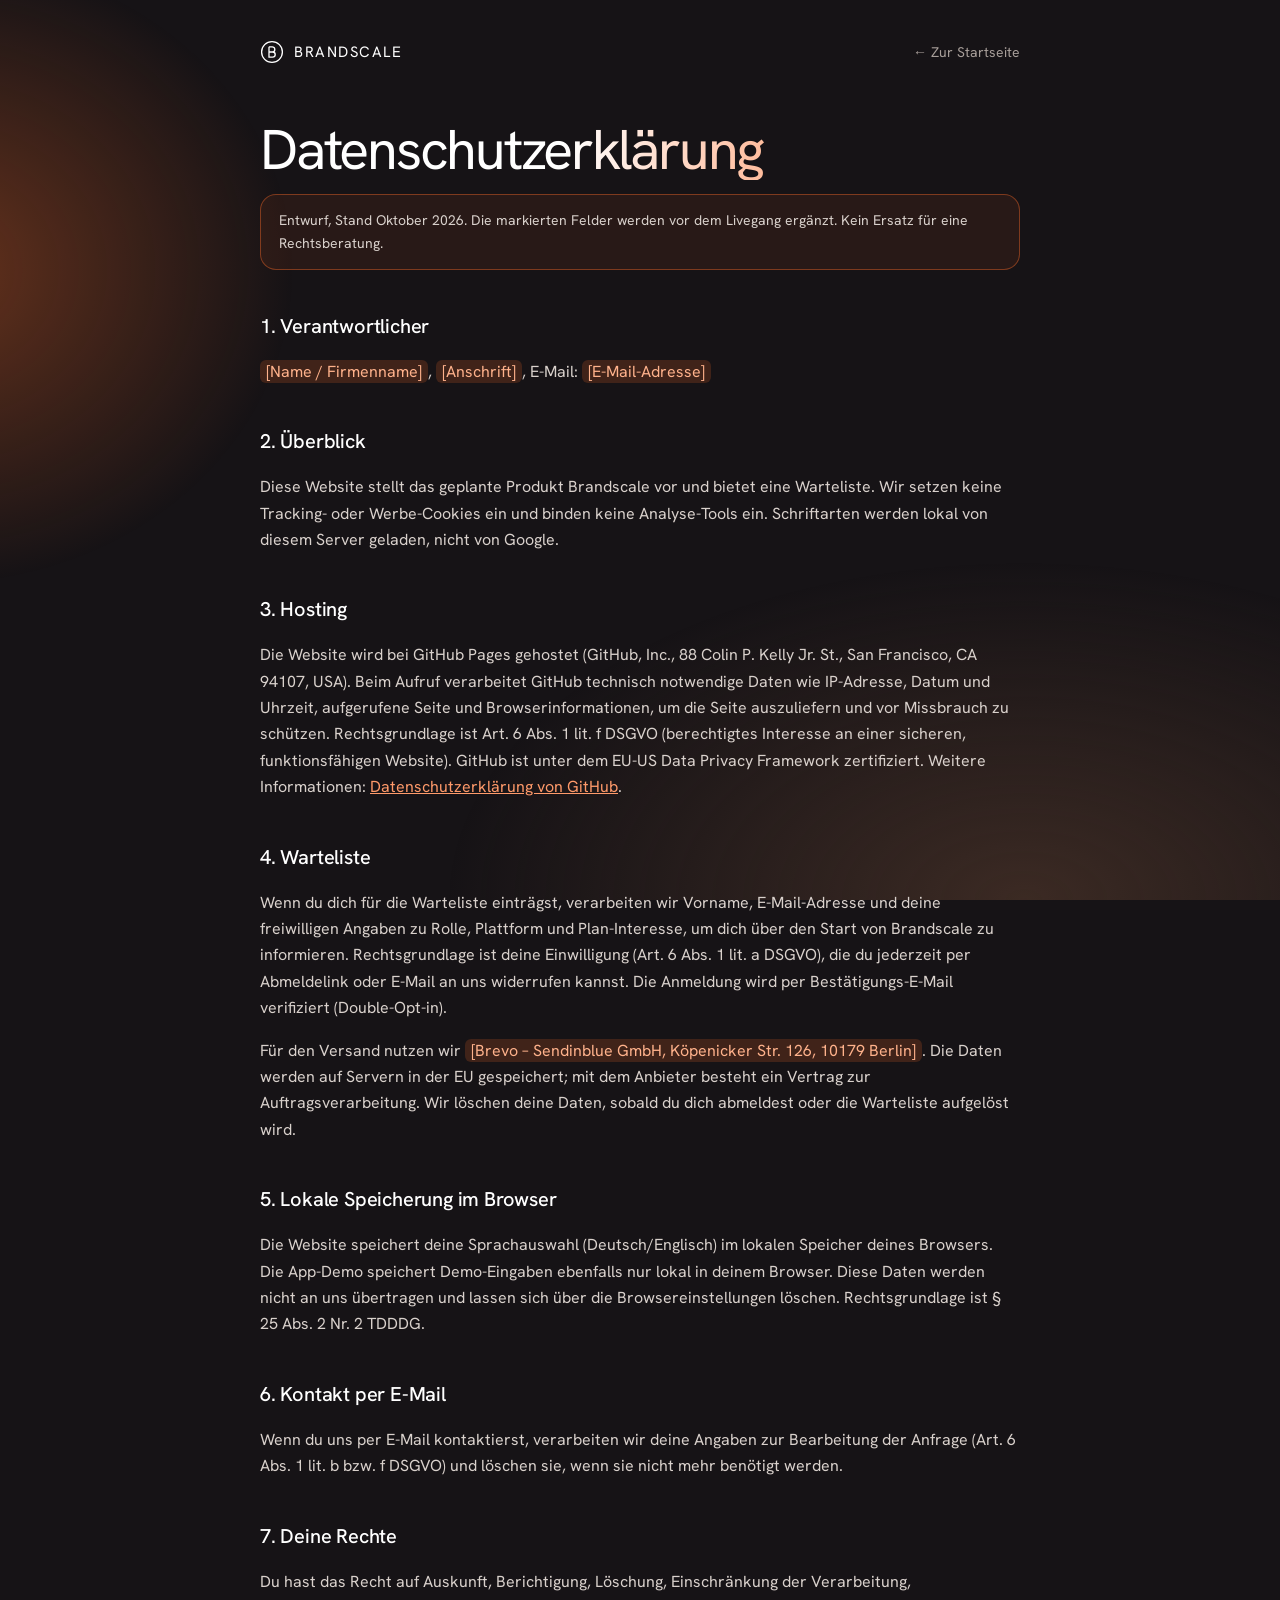
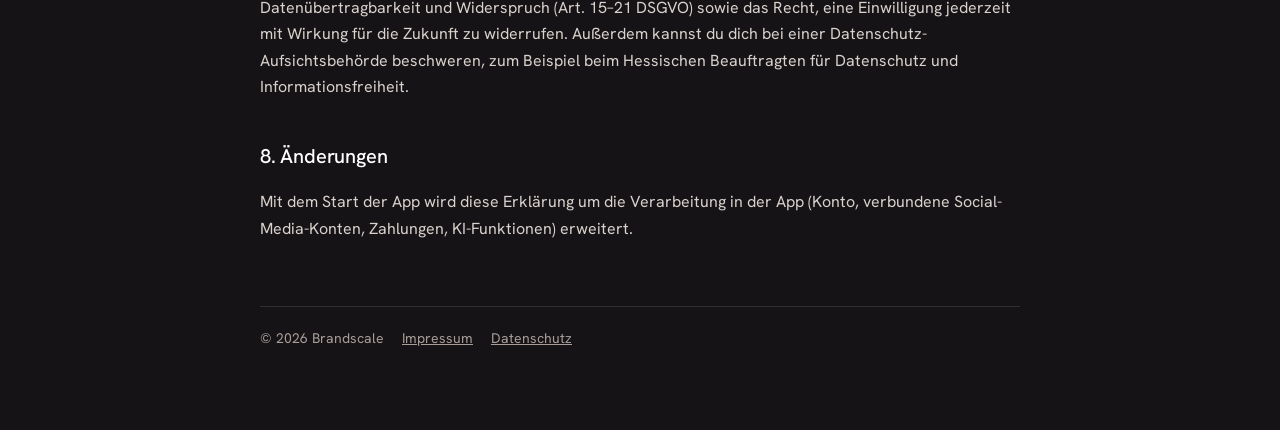
<file: datenschutz.html>
<!doctype html><html lang="de"><head><meta charset="utf-8"><meta name="viewport" content="width=device-width,initial-scale=1"><meta name="robots" content="noindex"><link rel="icon" href="data:image/svg+xml,%3Csvg xmlns=%22http://www.w3.org/2000/svg%22 viewBox=%220 0 24 24%22 fill=%22none%22 stroke=%22%23FF6D29%22 stroke-width=%221.6%22%3E%3Ccircle cx=%2212%22 cy=%2212%22 r=%2210.4%22/%3E%3Cpath d=%22M9 6.8v10.4h3.6a2.6 2.6 0 0 0 0-5.2H9m0 0h3.2a2.6 2.6 0 0 0 0-5.2H9%22/%3E%3C/svg%3E"><title>Datenschutz · Brandscale</title><link rel="stylesheet" href="fonts/fonts.css"><style>
:root{--bg:#161316;--fg:#fff;--fg2:#D9D1CC;--muted:#A79E99;--line:rgba(255,255,255,.12);--acc:#FF6D29;color-scheme:dark}
*{box-sizing:border-box}html,body{margin:0}
body{background:var(--bg);color:var(--fg);font-family:'Hanken Grotesk','Helvetica Neue',Arial,sans-serif;font-size:16px;line-height:1.65;padding:0 16px}
body::before{content:"";position:fixed;inset:0;z-index:-1;background:radial-gradient(40% 50% at -5% 30%,rgba(255,109,41,.35),transparent 70%),radial-gradient(60% 50% at 80% 100%,rgba(69,48,39,.8),transparent 75%)}
.w{max-width:760px;margin:0 auto;padding-block:40px 80px}
nav{display:flex;justify-content:space-between;align-items:center;margin-bottom:56px}
.logo{display:flex;align-items:center;gap:10px;letter-spacing:.1em;font-size:15px;color:var(--fg);text-decoration:none}
.logo svg{width:24px;height:24px}
nav a.back{color:var(--muted);text-decoration:none;font-size:14px}
h1{font-weight:400;font-size:clamp(36px,7vw,56px);letter-spacing:-.04em;line-height:1.05;margin:0 0 12px;background:linear-gradient(95deg,#fff 40%,#FF9A6A 80%,#FF6D29);-webkit-background-clip:text;background-clip:text;color:transparent}
h2{font-weight:500;font-size:20px;margin:40px 0 8px;letter-spacing:-.01em}
h3{font-weight:500;font-size:16px;margin:24px 0 4px}
p,li{color:var(--fg2)}a{color:#FF9A6A}
mark{background:rgba(255,109,41,.18);color:#FFB28C;padding:1px 6px;border-radius:6px}
.note{border:1px solid rgba(255,109,41,.4);background:rgba(255,109,41,.08);border-radius:16px;padding:14px 18px;font-size:14px;color:var(--fg2)}
footer{margin-top:64px;padding-top:20px;border-top:1px solid var(--line);font-size:14px;color:var(--muted);display:flex;gap:18px;flex-wrap:wrap}
footer a{color:var(--muted)}
</style></head><body><div class="w">
<nav><a class="logo" href="./"><svg viewBox="0 0 24 24" fill="none" stroke="currentColor" stroke-width="1.3"><circle cx="12" cy="12" r="10.4"/><path d="M9 6.8v10.4h3.6a2.6 2.6 0 0 0 0-5.2H9m0 0h3.2a2.6 2.6 0 0 0 0-5.2H9"/></svg>BRANDSCALE</a><a class="back" href="./">← Zur Startseite</a></nav>
<h1>Datenschutz&shy;erklärung</h1>
<p class="note">Entwurf, Stand Oktober 2026. Die markierten Felder werden vor dem Livegang ergänzt. Kein Ersatz für eine Rechtsberatung.</p>
<h2>1. Verantwortlicher</h2>
<p><mark>[Name / Firmenname]</mark>, <mark>[Anschrift]</mark>, E-Mail: <mark>[E-Mail-Adresse]</mark></p>
<h2>2. Überblick</h2>
<p>Diese Website stellt das geplante Produkt Brandscale vor und bietet eine Warteliste. Wir setzen keine Tracking- oder Werbe-Cookies ein und binden keine Analyse-Tools ein. Schriftarten werden lokal von diesem Server geladen, nicht von Google.</p>
<h2>3. Hosting</h2>
<p>Die Website wird bei GitHub Pages gehostet (GitHub, Inc., 88 Colin P. Kelly Jr. St., San Francisco, CA 94107, USA). Beim Aufruf verarbeitet GitHub technisch notwendige Daten wie IP-Adresse, Datum und Uhrzeit, aufgerufene Seite und Browserinformationen, um die Seite auszuliefern und vor Missbrauch zu schützen. Rechtsgrundlage ist Art. 6 Abs. 1 lit. f DSGVO (berechtigtes Interesse an einer sicheren, funktionsfähigen Website). GitHub ist unter dem EU-US Data Privacy Framework zertifiziert. Weitere Informationen: <a href="https://docs.github.com/de/site-policy/privacy-policies/github-general-privacy-statement" target="_blank" rel="noopener">Datenschutzerklärung von GitHub</a>.</p>
<h2>4. Warteliste</h2>
<p>Wenn du dich für die Warteliste einträgst, verarbeiten wir Vorname, E-Mail-Adresse und deine freiwilligen Angaben zu Rolle, Plattform und Plan-Interesse, um dich über den Start von Brandscale zu informieren. Rechtsgrundlage ist deine Einwilligung (Art. 6 Abs. 1 lit. a DSGVO), die du jederzeit per Abmeldelink oder E-Mail an uns widerrufen kannst. Die Anmeldung wird per Bestätigungs-E-Mail verifiziert (Double-Opt-in).</p>
<p>Für den Versand nutzen wir <mark>[Brevo – Sendinblue GmbH, Köpenicker Str. 126, 10179 Berlin]</mark>. Die Daten werden auf Servern in der EU gespeichert; mit dem Anbieter besteht ein Vertrag zur Auftragsverarbeitung. Wir löschen deine Daten, sobald du dich abmeldest oder die Warteliste aufgelöst wird.</p>
<h2>5. Lokale Speicherung im Browser</h2>
<p>Die Website speichert deine Sprachauswahl (Deutsch/Englisch) im lokalen Speicher deines Browsers. Die App-Demo speichert Demo-Eingaben ebenfalls nur lokal in deinem Browser. Diese Daten werden nicht an uns übertragen und lassen sich über die Browsereinstellungen löschen. Rechtsgrundlage ist § 25 Abs. 2 Nr. 2 TDDDG.</p>
<h2>6. Kontakt per E-Mail</h2>
<p>Wenn du uns per E-Mail kontaktierst, verarbeiten wir deine Angaben zur Bearbeitung der Anfrage (Art. 6 Abs. 1 lit. b bzw. f DSGVO) und löschen sie, wenn sie nicht mehr benötigt werden.</p>
<h2>7. Deine Rechte</h2>
<p>Du hast das Recht auf Auskunft, Berichtigung, Löschung, Einschränkung der Verarbeitung, Datenübertragbarkeit und Widerspruch (Art. 15–21 DSGVO) sowie das Recht, eine Einwilligung jederzeit mit Wirkung für die Zukunft zu widerrufen. Außerdem kannst du dich bei einer Datenschutz-Aufsichtsbehörde beschweren, zum Beispiel beim Hessischen Beauftragten für Datenschutz und Informationsfreiheit.</p>
<h2>8. Änderungen</h2>
<p>Mit dem Start der App wird diese Erklärung um die Verarbeitung in der App (Konto, verbundene Social-Media-Konten, Zahlungen, KI-Funktionen) erweitert.</p>
<footer><span>© 2026 Brandscale</span><a href="impressum.html">Impressum</a><a href="datenschutz.html">Datenschutz</a></footer></div></body></html>
</file>
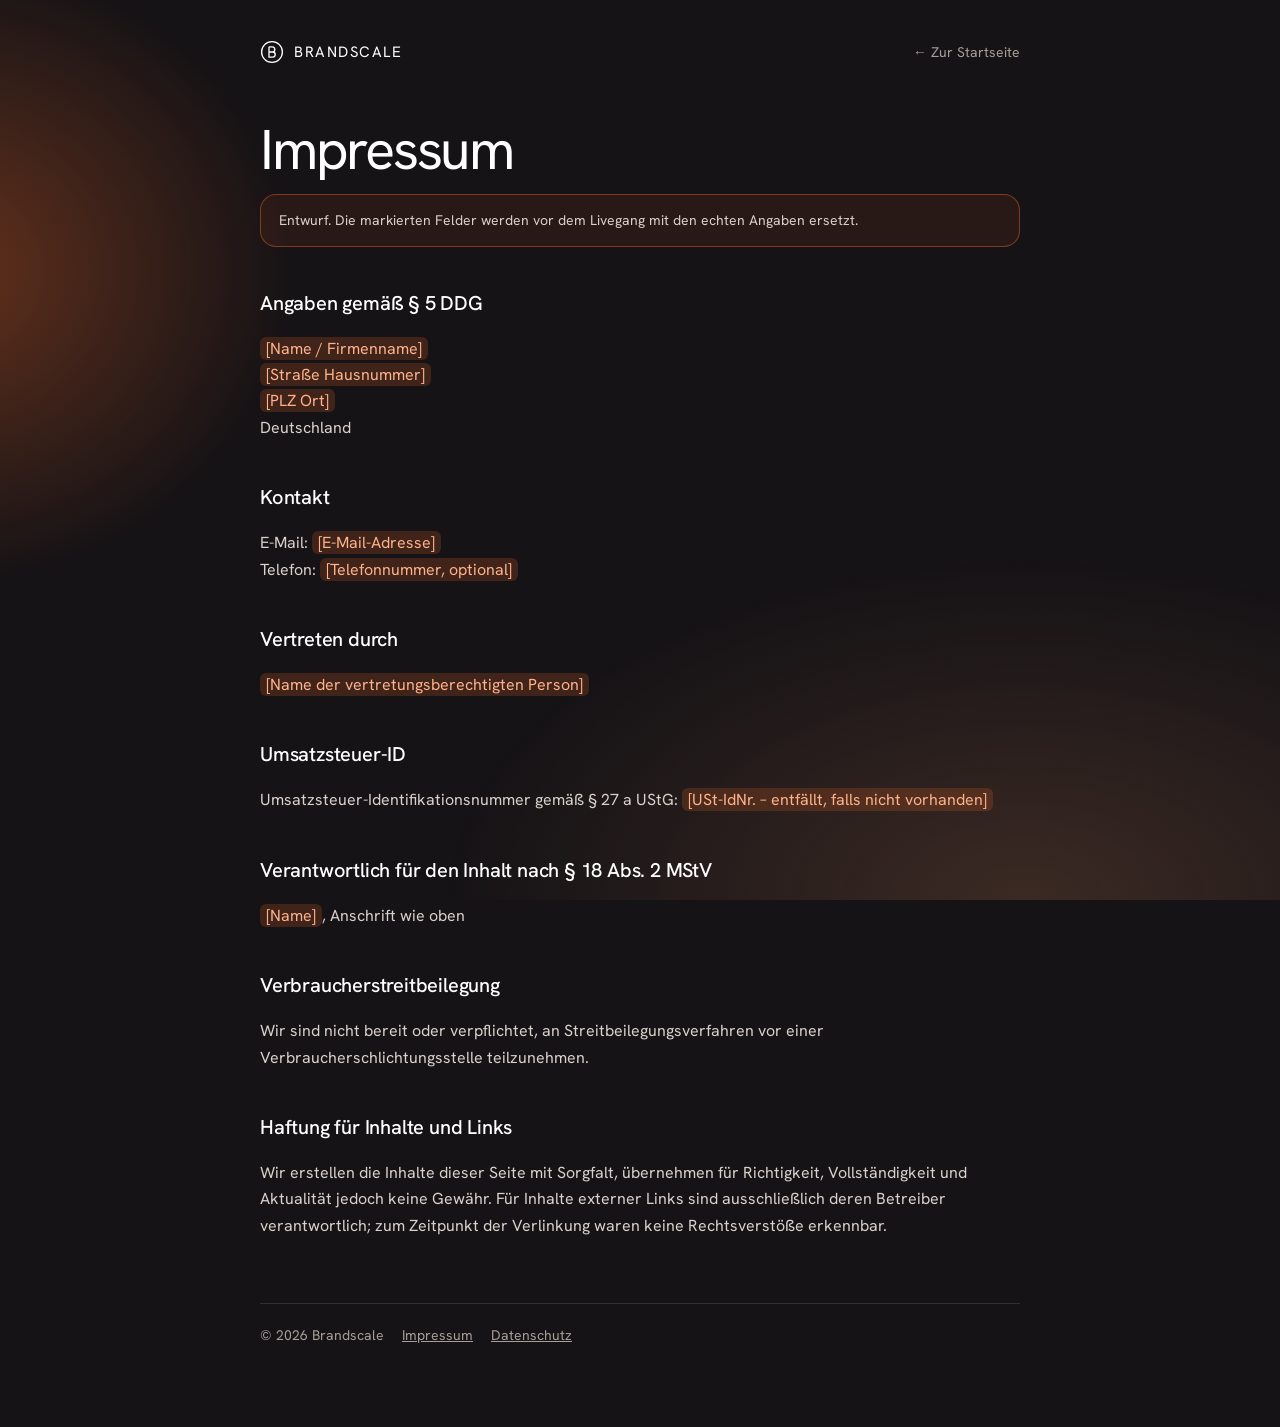
<file: impressum.html>
<!doctype html><html lang="de"><head><meta charset="utf-8"><meta name="viewport" content="width=device-width,initial-scale=1"><meta name="robots" content="noindex"><link rel="icon" href="data:image/svg+xml,%3Csvg xmlns=%22http://www.w3.org/2000/svg%22 viewBox=%220 0 24 24%22 fill=%22none%22 stroke=%22%23FF6D29%22 stroke-width=%221.6%22%3E%3Ccircle cx=%2212%22 cy=%2212%22 r=%2210.4%22/%3E%3Cpath d=%22M9 6.8v10.4h3.6a2.6 2.6 0 0 0 0-5.2H9m0 0h3.2a2.6 2.6 0 0 0 0-5.2H9%22/%3E%3C/svg%3E"><title>Impressum · Brandscale</title><link rel="stylesheet" href="fonts/fonts.css"><style>
:root{--bg:#161316;--fg:#fff;--fg2:#D9D1CC;--muted:#A79E99;--line:rgba(255,255,255,.12);--acc:#FF6D29;color-scheme:dark}
*{box-sizing:border-box}html,body{margin:0}
body{background:var(--bg);color:var(--fg);font-family:'Hanken Grotesk','Helvetica Neue',Arial,sans-serif;font-size:16px;line-height:1.65;padding:0 16px}
body::before{content:"";position:fixed;inset:0;z-index:-1;background:radial-gradient(40% 50% at -5% 30%,rgba(255,109,41,.35),transparent 70%),radial-gradient(60% 50% at 80% 100%,rgba(69,48,39,.8),transparent 75%)}
.w{max-width:760px;margin:0 auto;padding-block:40px 80px}
nav{display:flex;justify-content:space-between;align-items:center;margin-bottom:56px}
.logo{display:flex;align-items:center;gap:10px;letter-spacing:.1em;font-size:15px;color:var(--fg);text-decoration:none}
.logo svg{width:24px;height:24px}
nav a.back{color:var(--muted);text-decoration:none;font-size:14px}
h1{font-weight:400;font-size:clamp(36px,7vw,56px);letter-spacing:-.04em;line-height:1.05;margin:0 0 12px;background:linear-gradient(95deg,#fff 40%,#FF9A6A 80%,#FF6D29);-webkit-background-clip:text;background-clip:text;color:transparent}
h2{font-weight:500;font-size:20px;margin:40px 0 8px;letter-spacing:-.01em}
h3{font-weight:500;font-size:16px;margin:24px 0 4px}
p,li{color:var(--fg2)}a{color:#FF9A6A}
mark{background:rgba(255,109,41,.18);color:#FFB28C;padding:1px 6px;border-radius:6px}
.note{border:1px solid rgba(255,109,41,.4);background:rgba(255,109,41,.08);border-radius:16px;padding:14px 18px;font-size:14px;color:var(--fg2)}
footer{margin-top:64px;padding-top:20px;border-top:1px solid var(--line);font-size:14px;color:var(--muted);display:flex;gap:18px;flex-wrap:wrap}
footer a{color:var(--muted)}
</style></head><body><div class="w">
<nav><a class="logo" href="./"><svg viewBox="0 0 24 24" fill="none" stroke="currentColor" stroke-width="1.3"><circle cx="12" cy="12" r="10.4"/><path d="M9 6.8v10.4h3.6a2.6 2.6 0 0 0 0-5.2H9m0 0h3.2a2.6 2.6 0 0 0 0-5.2H9"/></svg>BRANDSCALE</a><a class="back" href="./">← Zur Startseite</a></nav>
<h1>Impressum</h1>
<p class="note">Entwurf. Die markierten Felder werden vor dem Livegang mit den echten Angaben ersetzt.</p>
<h2>Angaben gemäß § 5 DDG</h2>
<p><mark>[Name / Firmenname]</mark><br><mark>[Straße Hausnummer]</mark><br><mark>[PLZ Ort]</mark><br>Deutschland</p>
<h2>Kontakt</h2>
<p>E-Mail: <mark>[E-Mail-Adresse]</mark><br>Telefon: <mark>[Telefonnummer, optional]</mark></p>
<h2>Vertreten durch</h2>
<p><mark>[Name der vertretungsberechtigten Person]</mark></p>
<h2>Umsatzsteuer-ID</h2>
<p>Umsatzsteuer-Identifikationsnummer gemäß § 27 a UStG: <mark>[USt-IdNr. – entfällt, falls nicht vorhanden]</mark></p>
<h2>Verantwortlich für den Inhalt nach § 18 Abs. 2 MStV</h2>
<p><mark>[Name]</mark>, Anschrift wie oben</p>
<h2>Verbraucherstreitbeilegung</h2>
<p>Wir sind nicht bereit oder verpflichtet, an Streitbeilegungsverfahren vor einer Verbraucherschlichtungsstelle teilzunehmen.</p>
<h2>Haftung für Inhalte und Links</h2>
<p>Wir erstellen die Inhalte dieser Seite mit Sorgfalt, übernehmen für Richtigkeit, Vollständigkeit und Aktualität jedoch keine Gewähr. Für Inhalte externer Links sind ausschließlich deren Betreiber verantwortlich; zum Zeitpunkt der Verlinkung waren keine Rechtsverstöße erkennbar.</p>
<footer><span>© 2026 Brandscale</span><a href="impressum.html">Impressum</a><a href="datenschutz.html">Datenschutz</a></footer></div></body></html>
</file>
<file: fonts/fonts.css>
@font-face{font-family:'Hanken Grotesk';font-style:normal;font-weight:300;font-display:swap;src:url(hanken-grotesk-latin-300-normal.woff2) format('woff2')}
@font-face{font-family:'Hanken Grotesk';font-style:normal;font-weight:400;font-display:swap;src:url(hanken-grotesk-latin-400-normal.woff2) format('woff2')}
@font-face{font-family:'Hanken Grotesk';font-style:normal;font-weight:500;font-display:swap;src:url(hanken-grotesk-latin-500-normal.woff2) format('woff2')}
@font-face{font-family:'Hanken Grotesk';font-style:normal;font-weight:600;font-display:swap;src:url(hanken-grotesk-latin-600-normal.woff2) format('woff2')}
</file>
